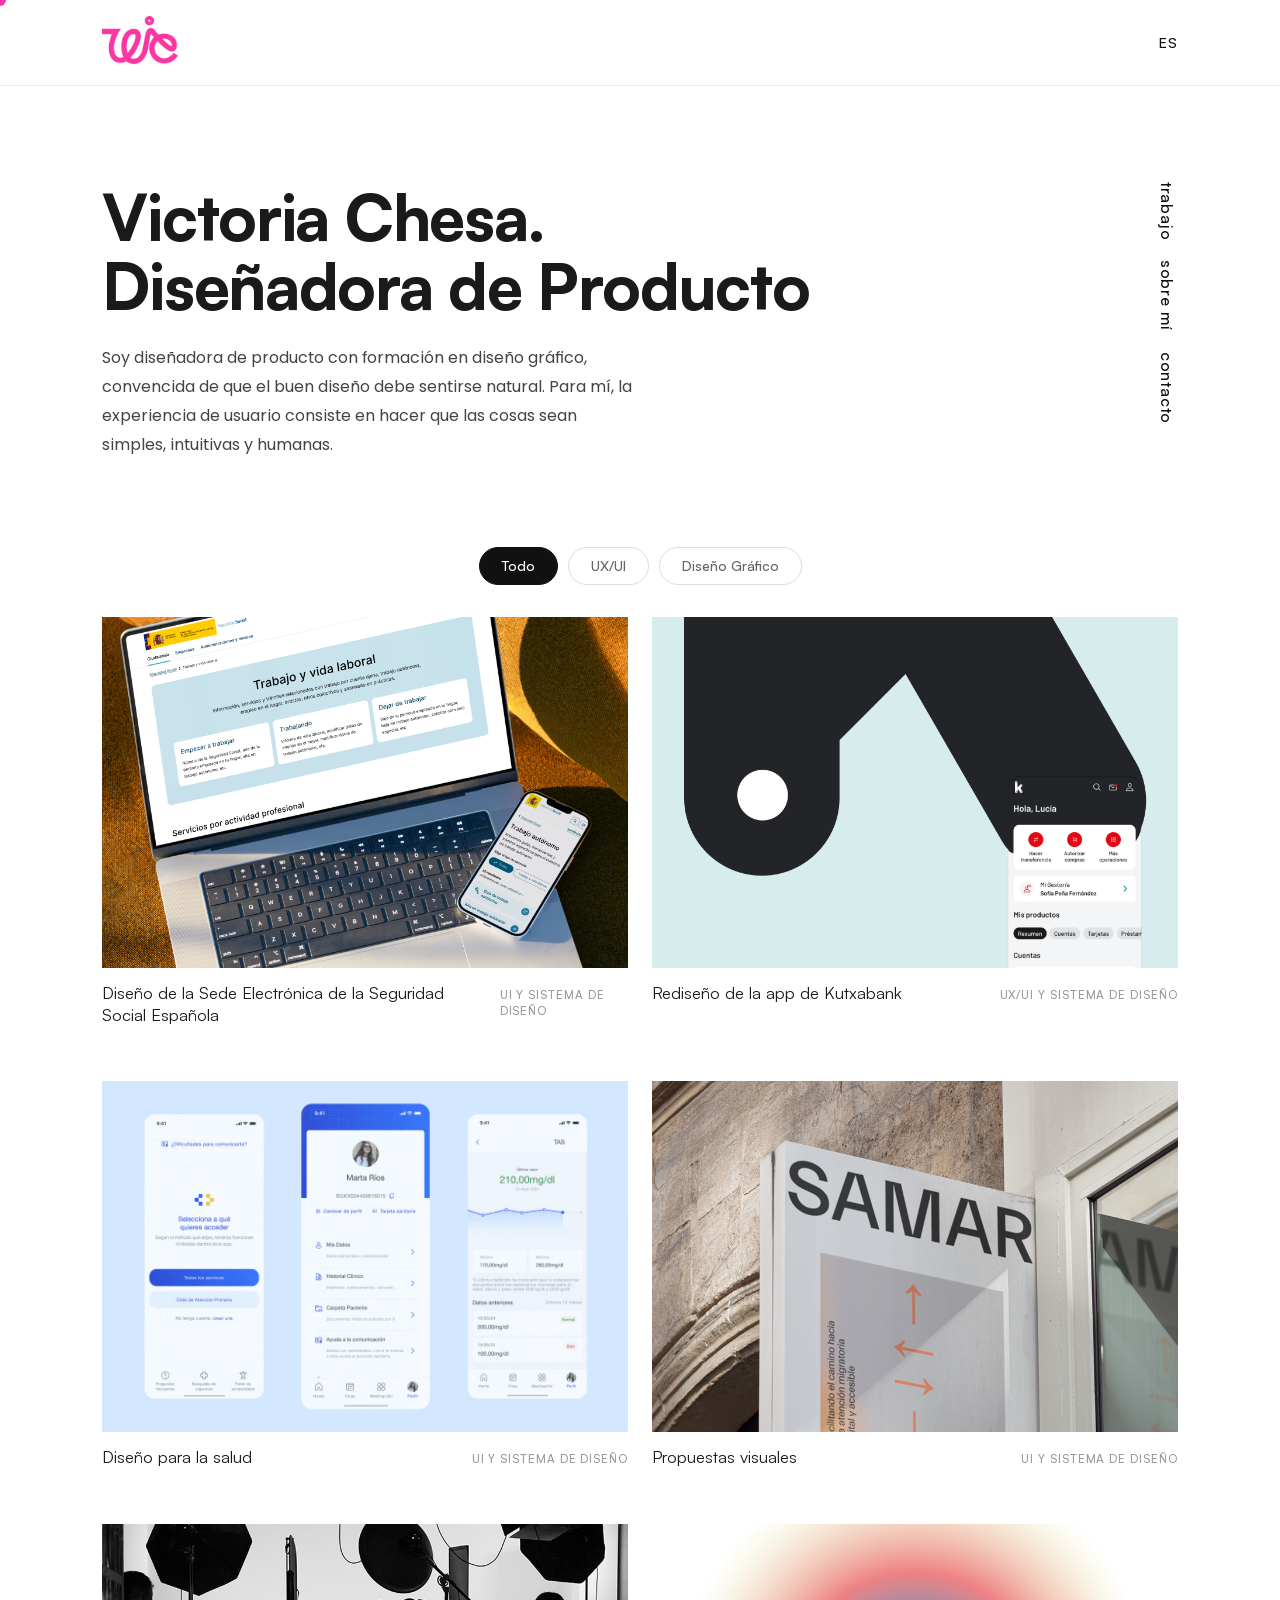
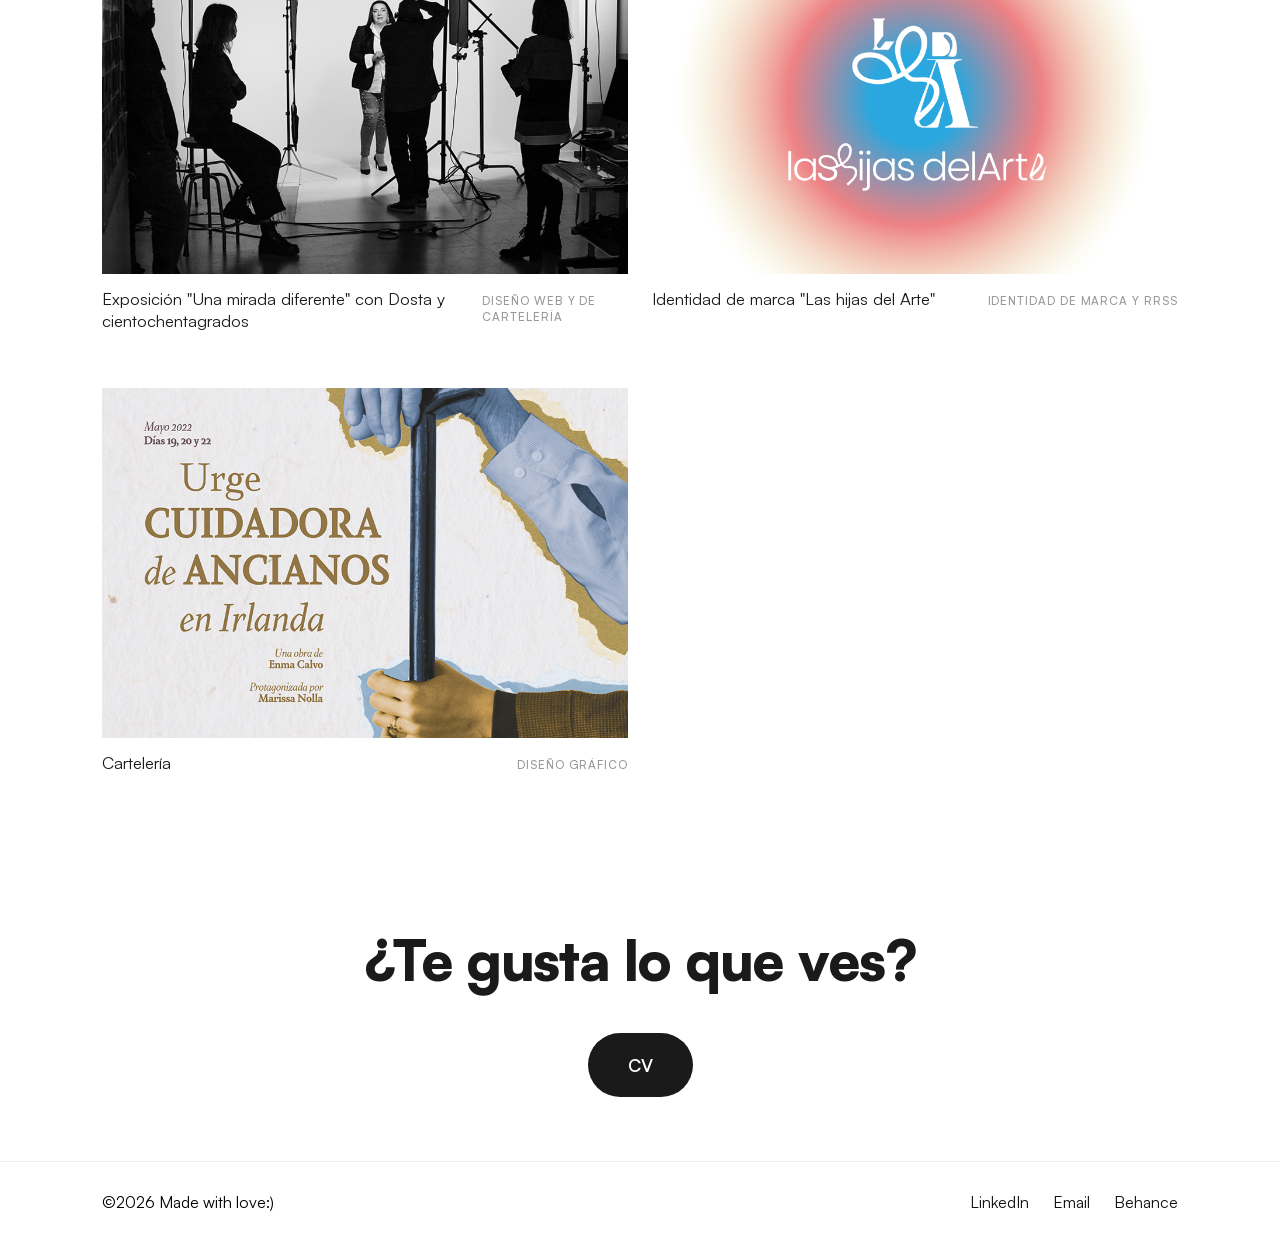
<file: index.html>
<!DOCTYPE html>
<html lang="es">
<head>
    <meta charset="UTF-8">
    <meta name="viewport" content="width=device-width, initial-scale=1.0">
    <title>Victoria Chesa - Visual Designer</title>
    <meta name="description" content="Victoria Chesa - Diseñadora Visual Portfolio">
    <link rel="stylesheet" href="assets/css/main.css">
    <link rel="icon" href="assets/img/favicon.png">
</head>
<body>

    <script src="assets/js/layout.js" data-part="header"></script>

    <main>
        <div class="container">

            <!-- Hero -->
            <div class="hero">
                <h1 class="type-hero">
                    <span class="hero-highlight">Victoria Chesa.</span><br>
                    <span data-i18n="hero.role">Diseñadora de Producto</span>
                </h1>
                <p class="type-intro hero-description" data-i18n="hero.intro">
                    Soy diseñadora de producto con formación en diseño gráfico, convencida de que el buen diseño debe sentirse natural. Para mí, la experiencia de usuario consiste en hacer que las cosas sean simples, intuitivas y humanas.
                </p>
                <ul class="social-links">
                    <li><a href="#works" data-i18n="nav.work">trabajo</a></li>
                    <li><a href="about.html" data-i18n="nav.about">sobre mí</a></li>
                    <li><a href="#contact" data-i18n="nav.contact">contacto</a></li>
                </ul>
            </div>

            <!-- Filtros -->
            <div class="portfolio-filters" id="works">
                <button class="filter-btn active" data-filter="all" data-i18n="filter.all">Todo</button>
                <button class="filter-btn" data-filter="uxui">UX/UI</button>
                <button class="filter-btn" data-filter="graphic" data-i18n="filter.graphic">Diseño Gráfico</button>
            </div>

            <!-- Grid -->
            <div class="portfolio-grid">

                <a href="single-project-SEDE.html" data-lock>
                    <div class="item" data-category="uxui">
                        <div class="item-img">
                            <img src="assets/img/PORTADAS/1800X1200-sede.png" alt="SEDE" class="img-cover">
                        </div>
                        <div class="item-meta">
                            <h2 class="item-title" data-i18n="card.sede">Diseño de la Sede Electrónica de la Seguridad Social Española</h2>
                            <h4 data-i18n="cat.ui">UI y Sistema de diseño</h4>
                        </div>
                    </div>
                </a>

                <a href="single-project-KUTXA.html">
                    <div class="item" data-category="uxui">
                        <div class="item-img">
                            <img src="assets/img/PORTADAS/1800X1200-kutxa.png" alt="Kutxabank" class="img-cover">
                        </div>
                        <div class="item-meta">
                            <h2 class="item-title" data-i18n="card.kutxa">Rediseño de la app de Kutxabank</h2>
                            <h4 data-i18n="cat.uxui">UX/UI y Sistema de diseño</h4>
                        </div>
                    </div>
                </a>

                <a href="single-project-HEALTH.html">
                    <div class="item" data-category="uxui">
                        <div class="item-img">
                            <img src="assets/img/PORTADAS/video-miscs.gif" alt="Health" class="img-cover">
                        </div>
                        <div class="item-meta">
                            <h2 class="item-title" data-i18n="card.health">Diseño para la salud</h2>
                            <h4 data-i18n="cat.ui">UI y Sistema de diseño</h4>
                        </div>
                    </div>
                </a>

                <a href="single-project-MIX.html" data-lock>
                    <div class="item" data-category="uxui">
                        <div class="item-img">
                            <img src="assets/img/PORTADAS/1800X1200-mix.png" alt="Mix" class="img-cover">
                        </div>
                        <div class="item-meta">
                            <h2 class="item-title" data-i18n="card.mix">Propuestas visuales</h2>
                            <h4 data-i18n="cat.ui">UI y Sistema de diseño</h4>
                        </div>
                    </div>
                </a>

                <a href="single-project-DOSTA.html">
                    <div class="item" data-category="graphic">
                        <div class="item-img">
                            <img src="assets/img/PORTADAS/1800X1200-dosta.png" alt="Dosta" class="img-cover">
                        </div>
                        <div class="item-meta">
                            <h2 class="item-title" data-i18n="card.dosta">Exposición "Una mirada diferente" con Dosta y cientochentagrados</h2>
                            <h4 data-i18n="cat.web">Diseño web y de cartelería</h4>
                        </div>
                    </div>
                </a>

                <a href="single-project-LHDA.html">
                    <div class="item" data-category="graphic">
                        <div class="item-img">
                            <img src="assets/img/PORTADAS/1800X1200-lhda.png" alt="Las Hijas del Arte" class="img-cover">
                        </div>
                        <div class="item-meta">
                            <h2 class="item-title" data-i18n="card.lhda">Identidad de marca "Las hijas del Arte"</h2>
                            <h4 data-i18n="cat.brand">Identidad de marca y RRSS</h4>
                        </div>
                    </div>
                </a>

                <a href="single-project-CARTELES.html">
                    <div class="item" data-category="graphic">
                        <div class="item-img">
                            <img src="assets/img/PORTADAS/1800X1200-carteles.png" alt="Cartelería" class="img-cover">
                        </div>
                        <div class="item-meta">
                            <h2 class="item-title" data-i18n="card.posters">Cartelería</h2>
                            <h4 data-i18n="cat.graphic">Diseño gráfico</h4>
                        </div>
                    </div>
                </a>

            </div>

            <!-- CTA -->
            <div class="cta" id="contact">
                <h1 class="type-hero" data-i18n="cta.title">¿Te gusta lo que ves?</h1>
                <a href="assets/cv_VictoriaChesa.pdf" class="btn" data-i18n="cta.btn" target="_blank" rel="noopener noreferrer">CV</a>
            </div>

        </div>
    </main>

    <script src="assets/js/layout.js" data-part="footer"></script>

    <script src="assets/js/i18n.js"></script>
    <script src="assets/js/main.js"></script>

</body>
</html>
</file>
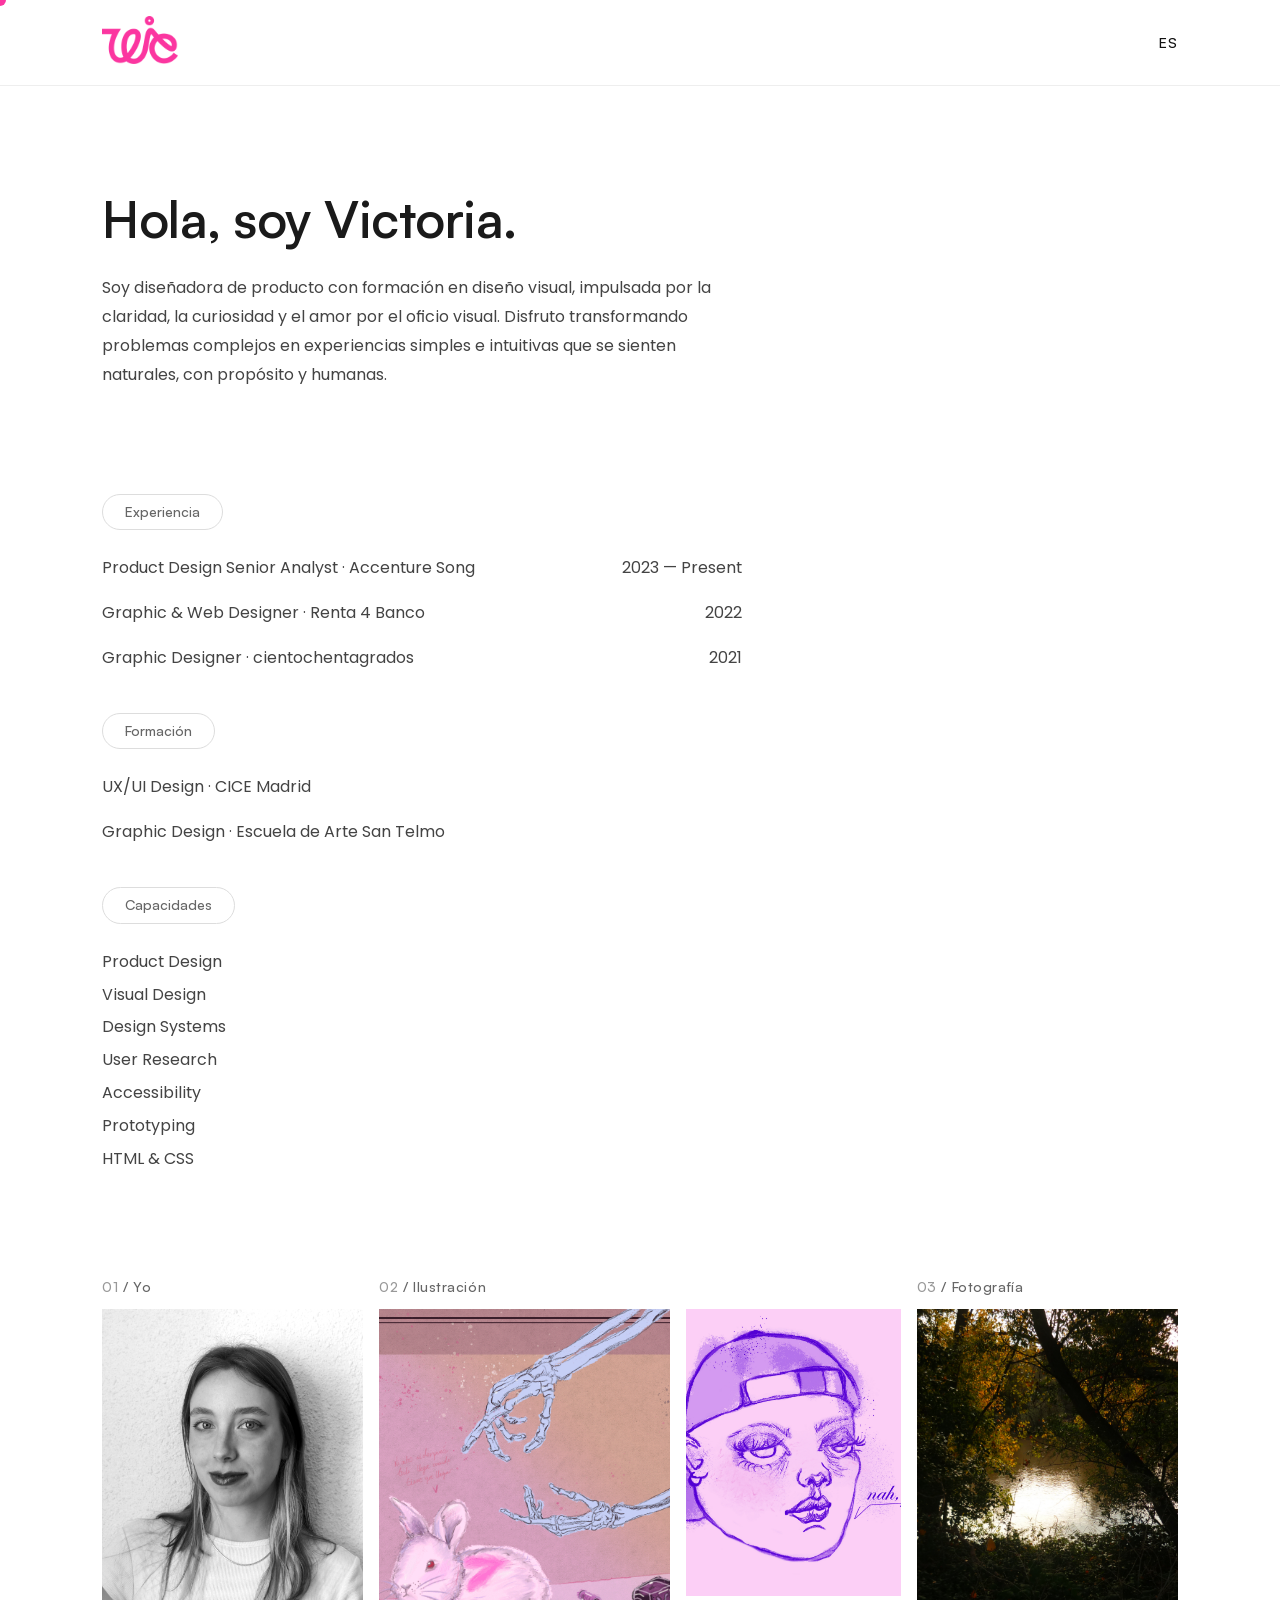
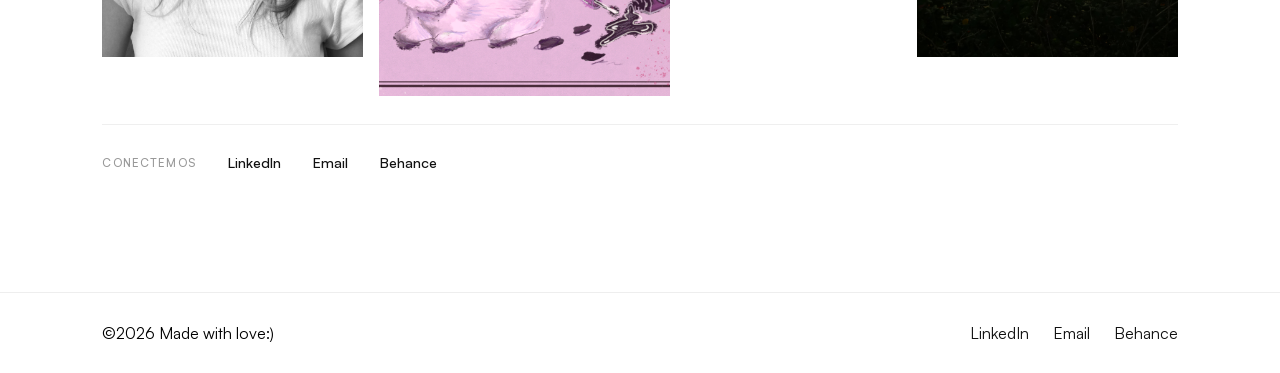
<file: about.html>
<!DOCTYPE html>
<html lang="es">
<head>
  <meta charset="UTF-8">
  <meta name="viewport" content="width=device-width, initial-scale=1.0">
  <title>Victoria Chesa — About</title>
  <link rel="stylesheet" href="assets/css/main.css">
  <link rel="icon" href="assets/img/favicon.png">
</head>
<body>

  <script src="assets/js/layout.js" data-part="header"></script>

  <main>
    <div class="container">
      <div class="about-wrapper">

        <!-- INTRO -->
        <div class="about-intro">
          <h1 class="type-title" data-i18n="about.hello">Hola, soy Victoria.</h1>
          <p class="type-intro" data-i18n="about.lead">
            Soy diseñadora de producto con formación en diseño visual, impulsada por la claridad, la curiosidad y el amor por el oficio visual. Disfruto transformando problemas complejos en experiencias simples e intuitivas que se sienten naturales, con propósito y humanas.
          </p>
        </div>

        <!-- LISTAS -->
        <div class="about-lists">
          <div>
            <span class="exp-block-label" data-i18n="about.experience">Experiencia</span>
            <div class="exp-list">
              <div class="exp-row">Product Design Senior Analyst · Accenture Song <span class="exp-role">2023 — Present</span></div>
              <div class="exp-row">Graphic &amp; Web Designer · Renta 4 Banco <span class="exp-role">2022</span></div>
              <div class="exp-row">Graphic Designer · cientochentagrados <span class="exp-role">2021</span></div>
            </div>
          </div>
          <div>
            <span class="exp-block-label" data-i18n="about.education">Formación</span>
            <div class="exp-list">
              <div class="exp-row">UX/UI Design · CICE Madrid</div>
              <div class="exp-row">Graphic Design · Escuela de Arte San Telmo</div>
            </div>
          </div>
          <div>
            <span class="exp-block-label" data-i18n="about.skills">Capacidades</span>
            <div class="cap-list">
              <span>Product Design</span>
              <span>Visual Design</span>
              <span>Design Systems</span>
              <span>User Research</span>
              <span>Accessibility</span>
              <span>Prototyping</span>
              <span>HTML &amp; CSS</span>
            </div>
          </div>
        </div>

        <!-- GALERÍA -->
        <div class="about-chapters">
          <section class="chapter">
            <p class="chapter-label"><span>01</span> / <span data-i18n="about.ch.me">Yo</span></p>
            <img src="assets/img/about/Victoria Chesa_me.png" alt="Victoria Chesa">
          </section>
          <section class="chapter chapter--art">
            <p class="chapter-label"><span>02</span> / <span data-i18n="about.ch.art">Ilustración</span></p>
            <div class="chapter-photos">
              <img src="assets/img/about/ilus_conejo_2.jpg" alt="">
              <img src="assets/img/about/bebevacilon.jpg" alt="">
            </div>
          </section>
          <section class="chapter">
            <p class="chapter-label"><span>03</span> / <span data-i18n="about.ch.photo">Fotografía</span></p>
            <img src="assets/img/about/P1140342.JPG" alt="">
          </section>
        </div>

        <!-- SOCIAL -->
        <div class="cell--social">
          <span data-i18n="about.connect">Conectemos</span>
          <a href="https://www.linkedin.com/in/victoria-chesa/" class="social-item">LinkedIn</a>
          <a href="mailto:victoriachesa@gmail.com" class="social-item">Email</a>
          <a href="https://www.behance.net/victoriachesa" class="social-item">Behance</a>
        </div>

      </div>
    </div>
  </main>

  <script src="assets/js/layout.js" data-part="footer"></script>

  <script src="assets/js/i18n.js"></script>
  <script src="assets/js/main.js"></script>
</body>
</html>
</file>
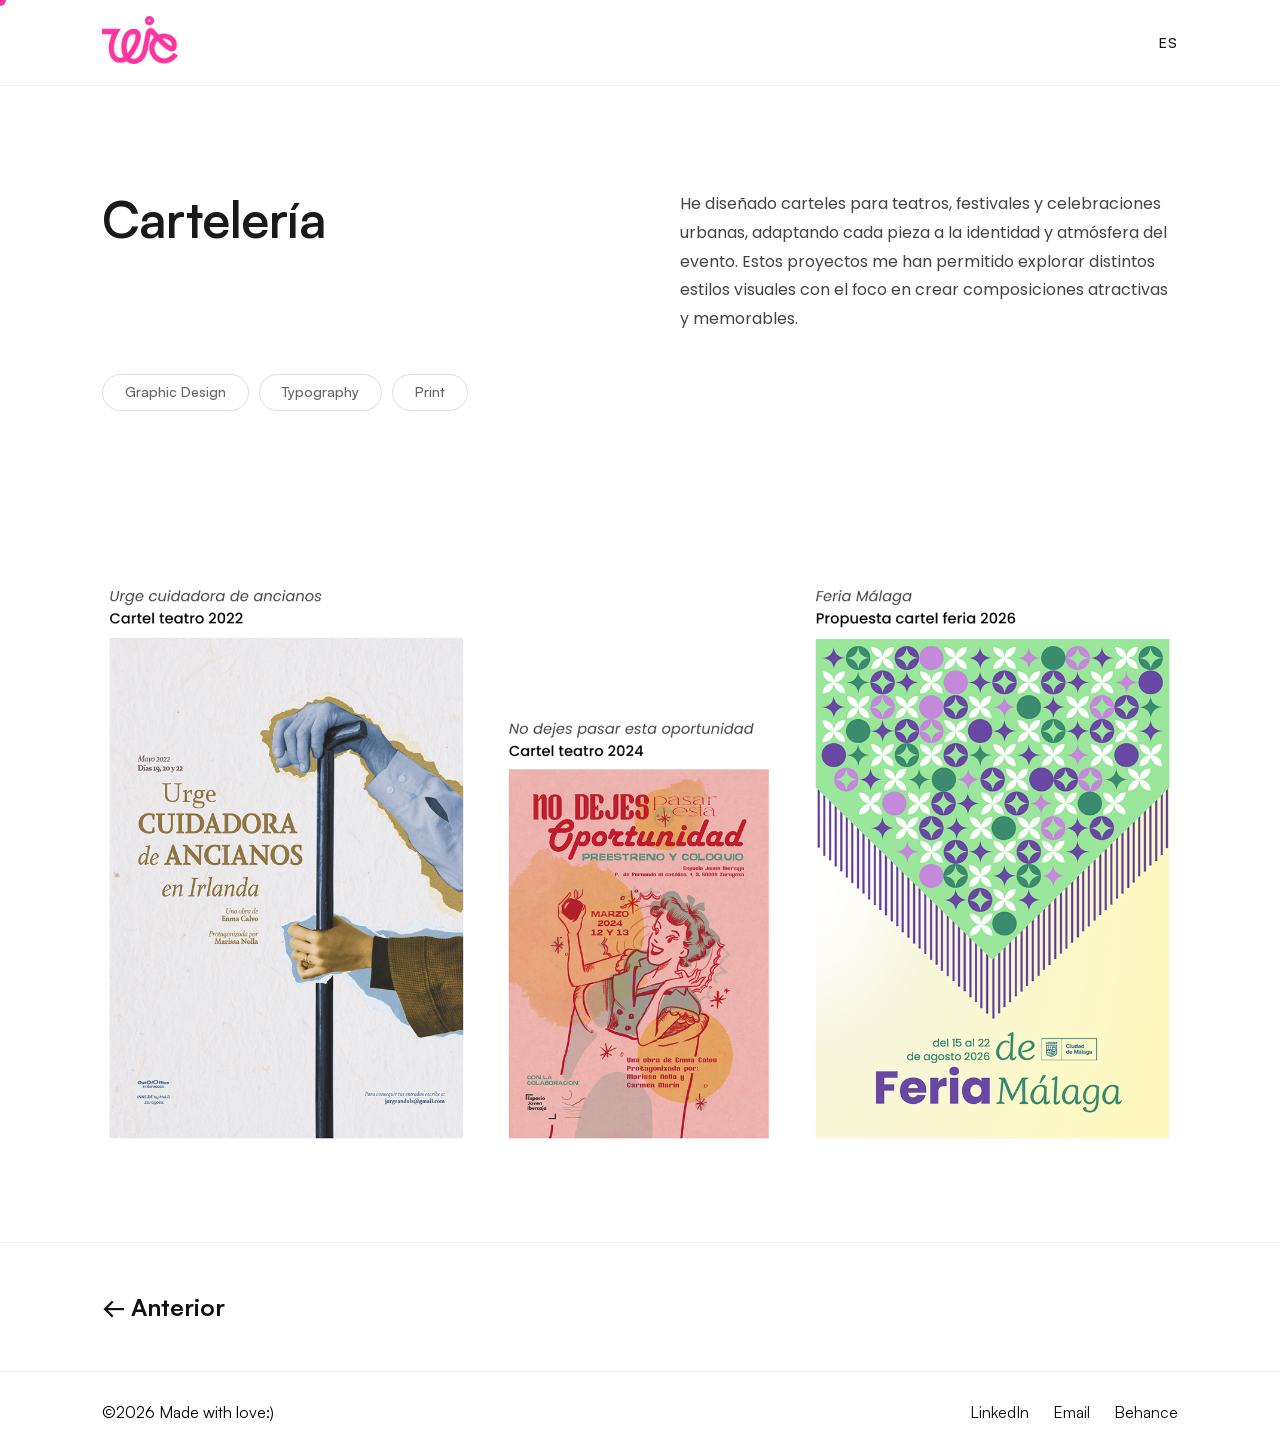
<file: single-project-CARTELES.html>
<!DOCTYPE html>
<html lang="es">
<head>
  <meta charset="UTF-8">
  <meta name="viewport" content="width=device-width, initial-scale=1.0">
  <title>Victoria Chesa — Cartelería</title>
  <link rel="stylesheet" href="assets/css/main.css">
  <link rel="icon" href="assets/img/favicon.png">
</head>
<body>

  <script src="assets/js/layout.js" data-part="header"></script>

  <main class="single-project">
    <div class="container">

      <div class="intro">
        <h1 class="type-title" data-i18n="posters.title">Cartelería</h1>
        <ul>
          <li class="type-list">Graphic Design</li>
          <li class="type-list">Typography</li>
          <li class="type-list">Print</li>
        </ul>
        <p class="type-intro" data-i18n="posters.lead">
          He diseñado carteles para teatros, festivales y celebraciones urbanas, adaptando cada pieza a la identidad y atmósfera del evento. Estos proyectos me han permitido explorar distintos estilos visuales con el foco en crear composiciones atractivas y memorables.
        </p>
        <div class="clearfix"></div>
      </div>

      <div class="img-full">
        <img src="assets/img/carteles/2400X1400-full1.png" alt="" class="img-cover">
      </div>

    </div>
  </main>

  <div class="project-navigation-simple">
    <a href="single-project-LHDA.html" class="nav-btn" data-i18n="nav.prev">← Anterior</a>
  </div>

  <script src="assets/js/layout.js" data-part="footer"></script>

  <script src="assets/js/i18n.js"></script>
  <script src="assets/js/main.js"></script>
</body>
</html>
</file>
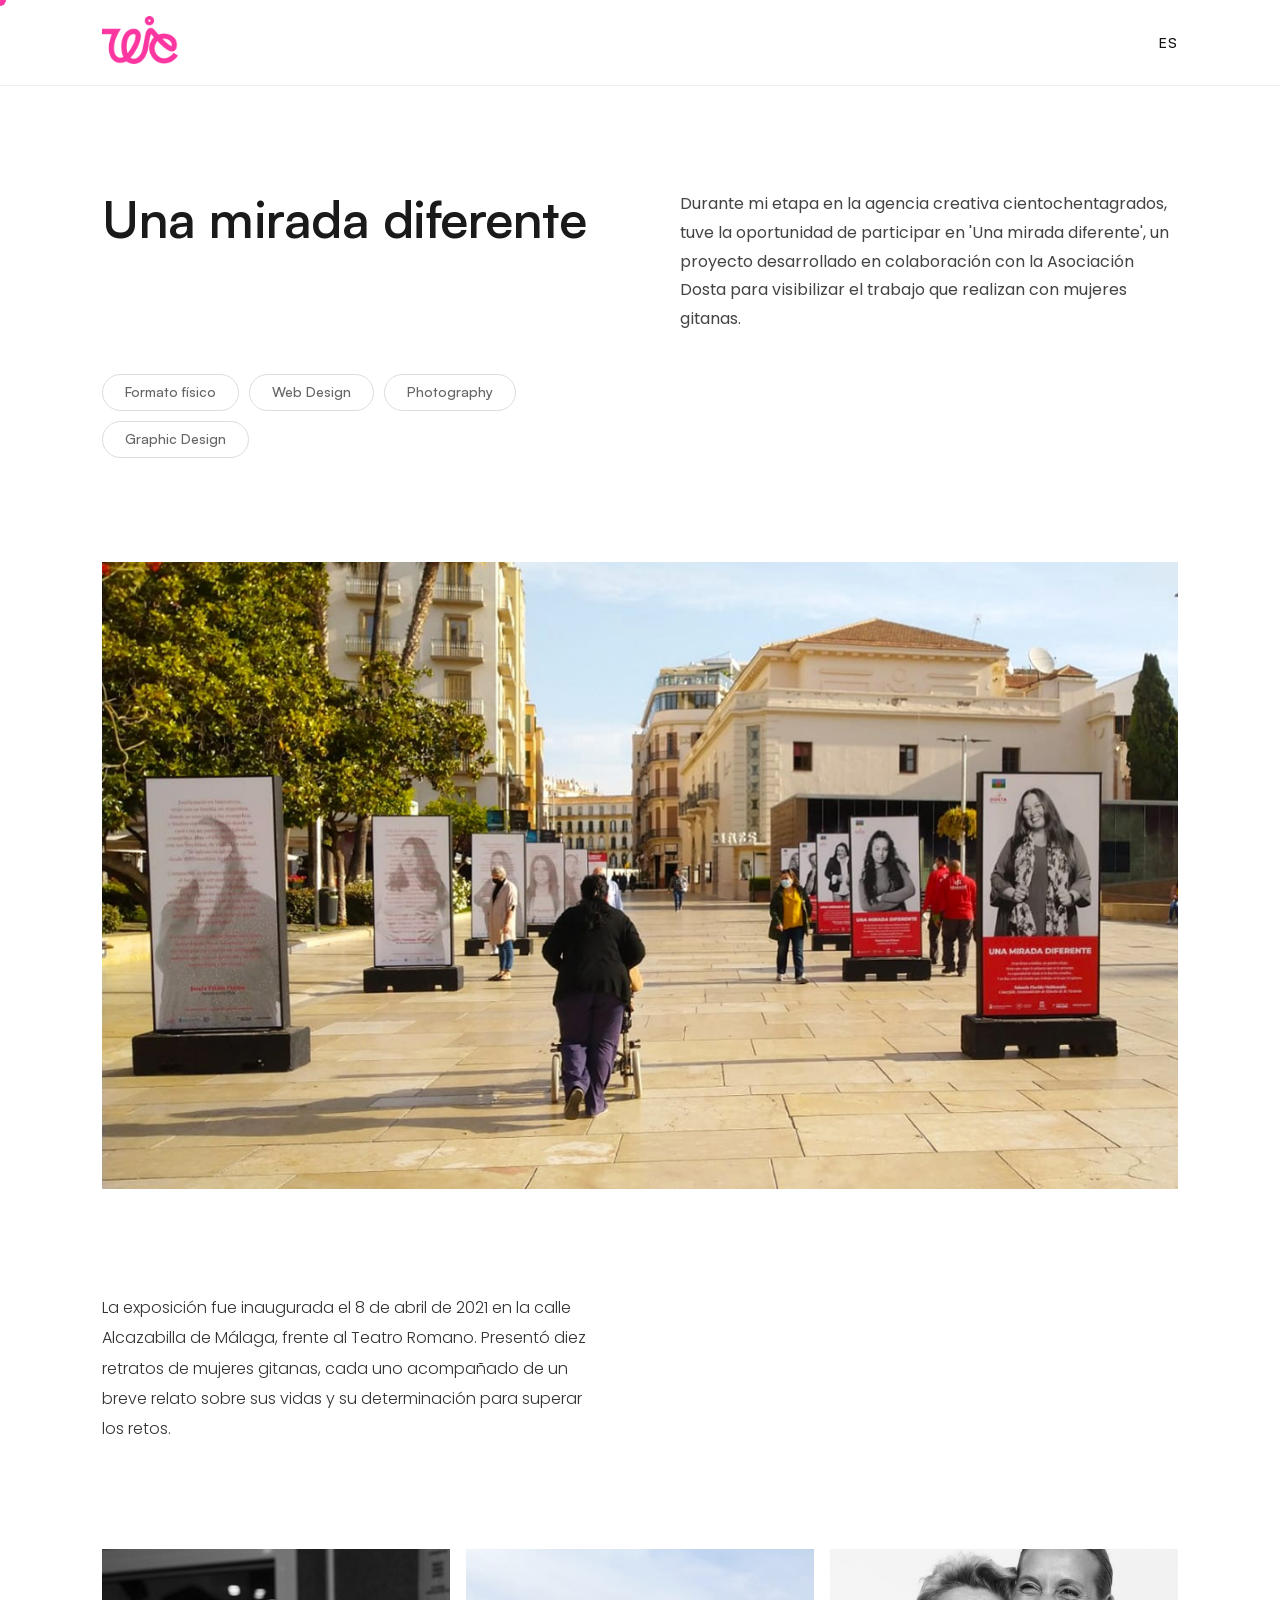
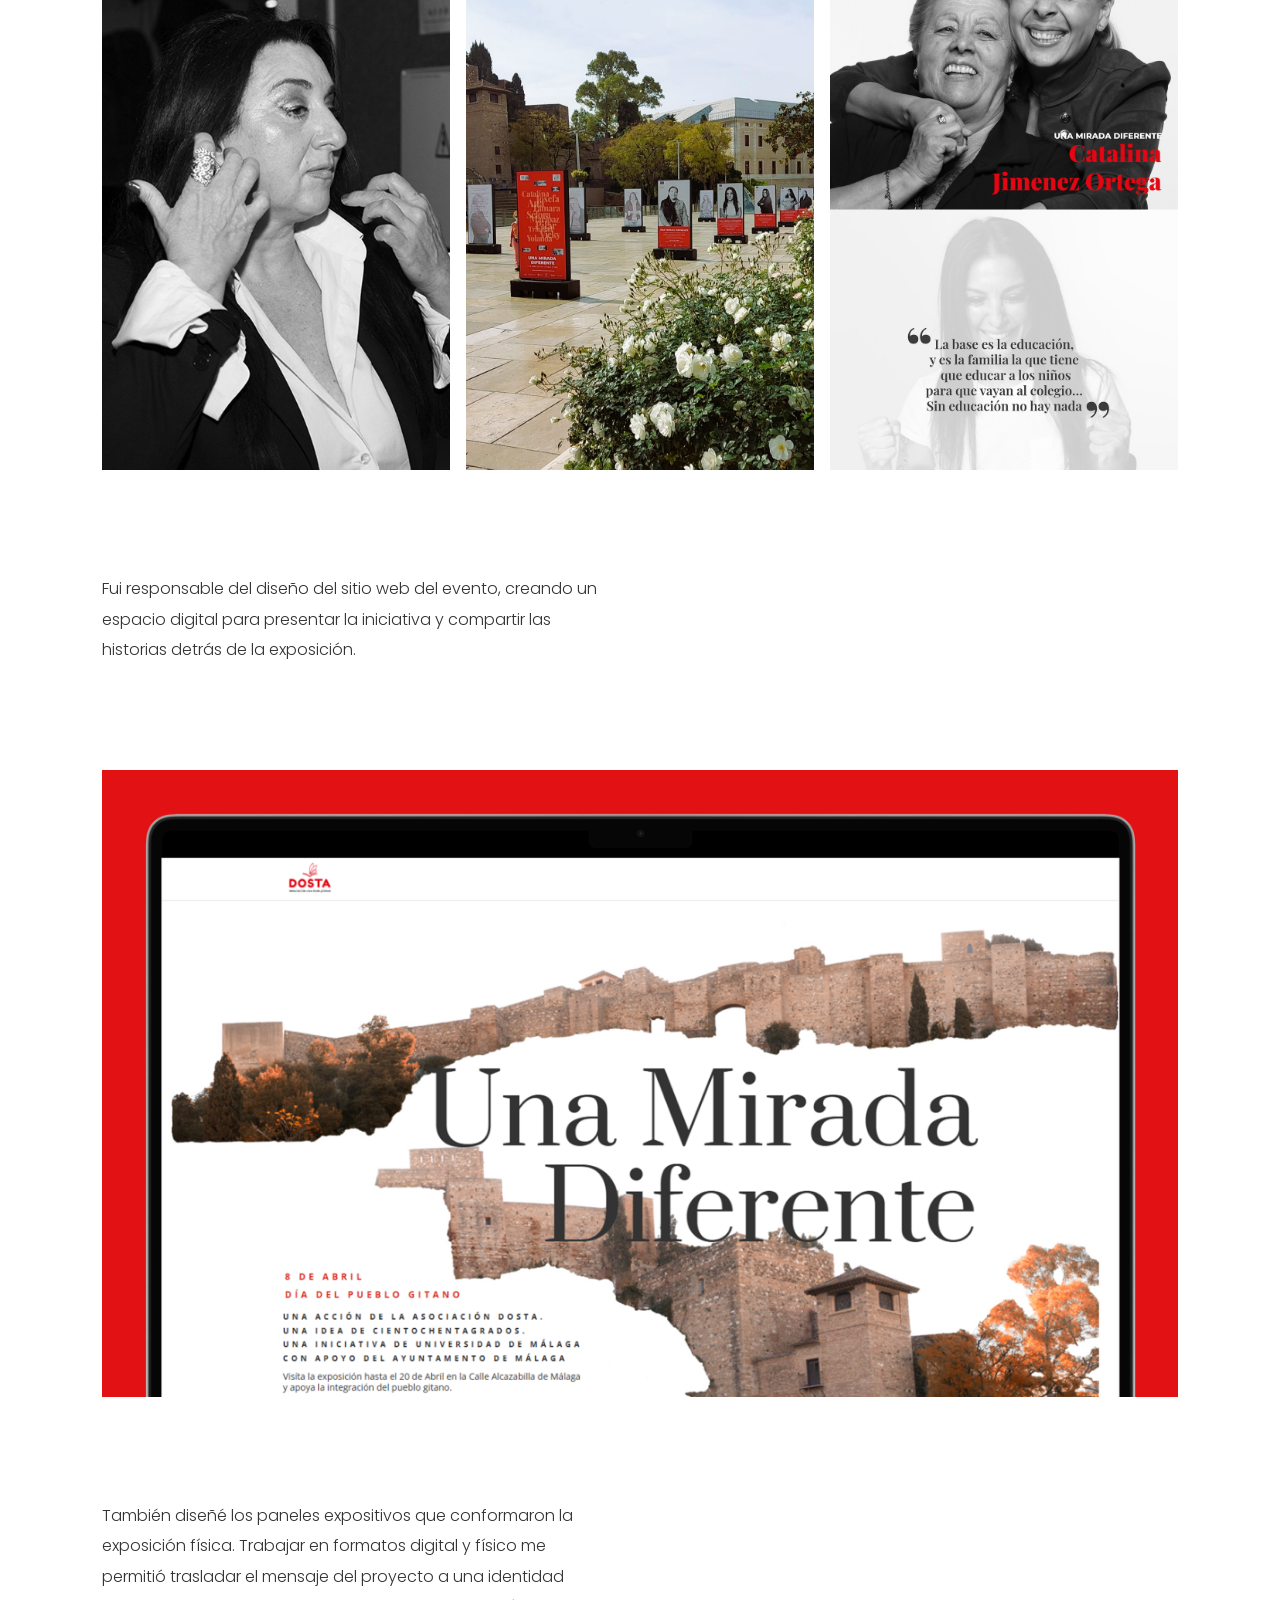
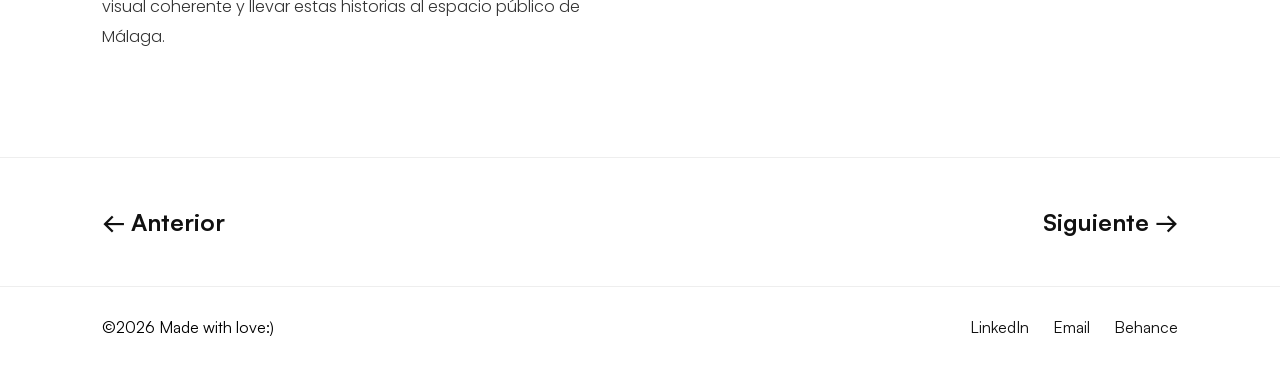
<file: single-project-DOSTA.html>
<!DOCTYPE html>
<html lang="es">
<head>
  <meta charset="UTF-8">
  <meta name="viewport" content="width=device-width, initial-scale=1.0">
  <title>Victoria Chesa — Una mirada diferente</title>
  <link rel="stylesheet" href="assets/css/main.css">
  <link rel="icon" href="assets/img/favicon.png">
</head>
<body>

  <script src="assets/js/layout.js" data-part="header"></script>

  <main class="single-project">
    <div class="container">

      <div class="intro">
        <h1 class="type-title" data-i18n="dosta.title">Una mirada diferente</h1>
        <ul>
          <li class="type-list">Formato físico</li>
          <li class="type-list">Web Design</li>
          <li class="type-list">Photography</li>
          <li class="type-list">Graphic Design</li>
        </ul>
        <p class="type-intro" data-i18n="dosta.lead">
          Durante mi etapa en la agencia creativa cientochentagrados, tuve la oportunidad de participar en 'Una mirada diferente', un proyecto desarrollado en colaboración con la Asociación Dosta para visibilizar el trabajo que realizan con mujeres gitanas.
        </p>
        <div class="clearfix"></div>
      </div>

      <div class="img-full">
        <img src="assets/img/dosta/2400X1400-full1.png" alt="" class="img-cover">
      </div>

      <p class="info type-body" data-i18n="dosta.p1">
        La exposición fue inaugurada el 8 de abril de 2021 en la calle Alcazabilla de Málaga, frente al Teatro Romano. Presentó diez retratos de mujeres gitanas, cada uno acompañado de un breve relato sobre sus vidas y su determinación para superar los retos.
      </p>

      <div class="img-halved">
        <div class="item"><img src="assets/img/dosta/1200x1800-col1.png" alt="" class="img-cover"></div>
        <div class="item"><img src="assets/img/dosta/1200x1800-col2.png" alt="" class="img-cover"></div>
        <div class="item"><img src="assets/img/dosta/1200x1800-col3.png" alt="" class="img-cover"></div>
      </div>

      <p class="info type-body" data-i18n="dosta.p2">
        Fui responsable del diseño del sitio web del evento, creando un espacio digital para presentar la iniciativa y compartir las historias detrás de la exposición.
      </p>

      <div class="img-full">
        <img src="assets/img/dosta/2400X1400-full2.png" alt="" class="img-cover">
      </div>

      <p class="info type-body" data-i18n="dosta.p3">
        También diseñé los paneles expositivos que conformaron la exposición física. Trabajar en formatos digital y físico me permitió trasladar el mensaje del proyecto a una identidad visual coherente y llevar estas historias al espacio público de Málaga.
      </p>

    </div>
  </main>

  <div class="project-navigation-simple">
    <a href="single-project-MIX.html" class="nav-btn" data-i18n="nav.prev">← Anterior</a>
    <a href="single-project-LHDA.html" class="nav-btn" data-i18n="nav.next">Siguiente →</a>

  </div>

  <script src="assets/js/layout.js" data-part="footer"></script>

  <script src="assets/js/i18n.js"></script>
  <script src="assets/js/main.js"></script>
</body>
</html>
</file>
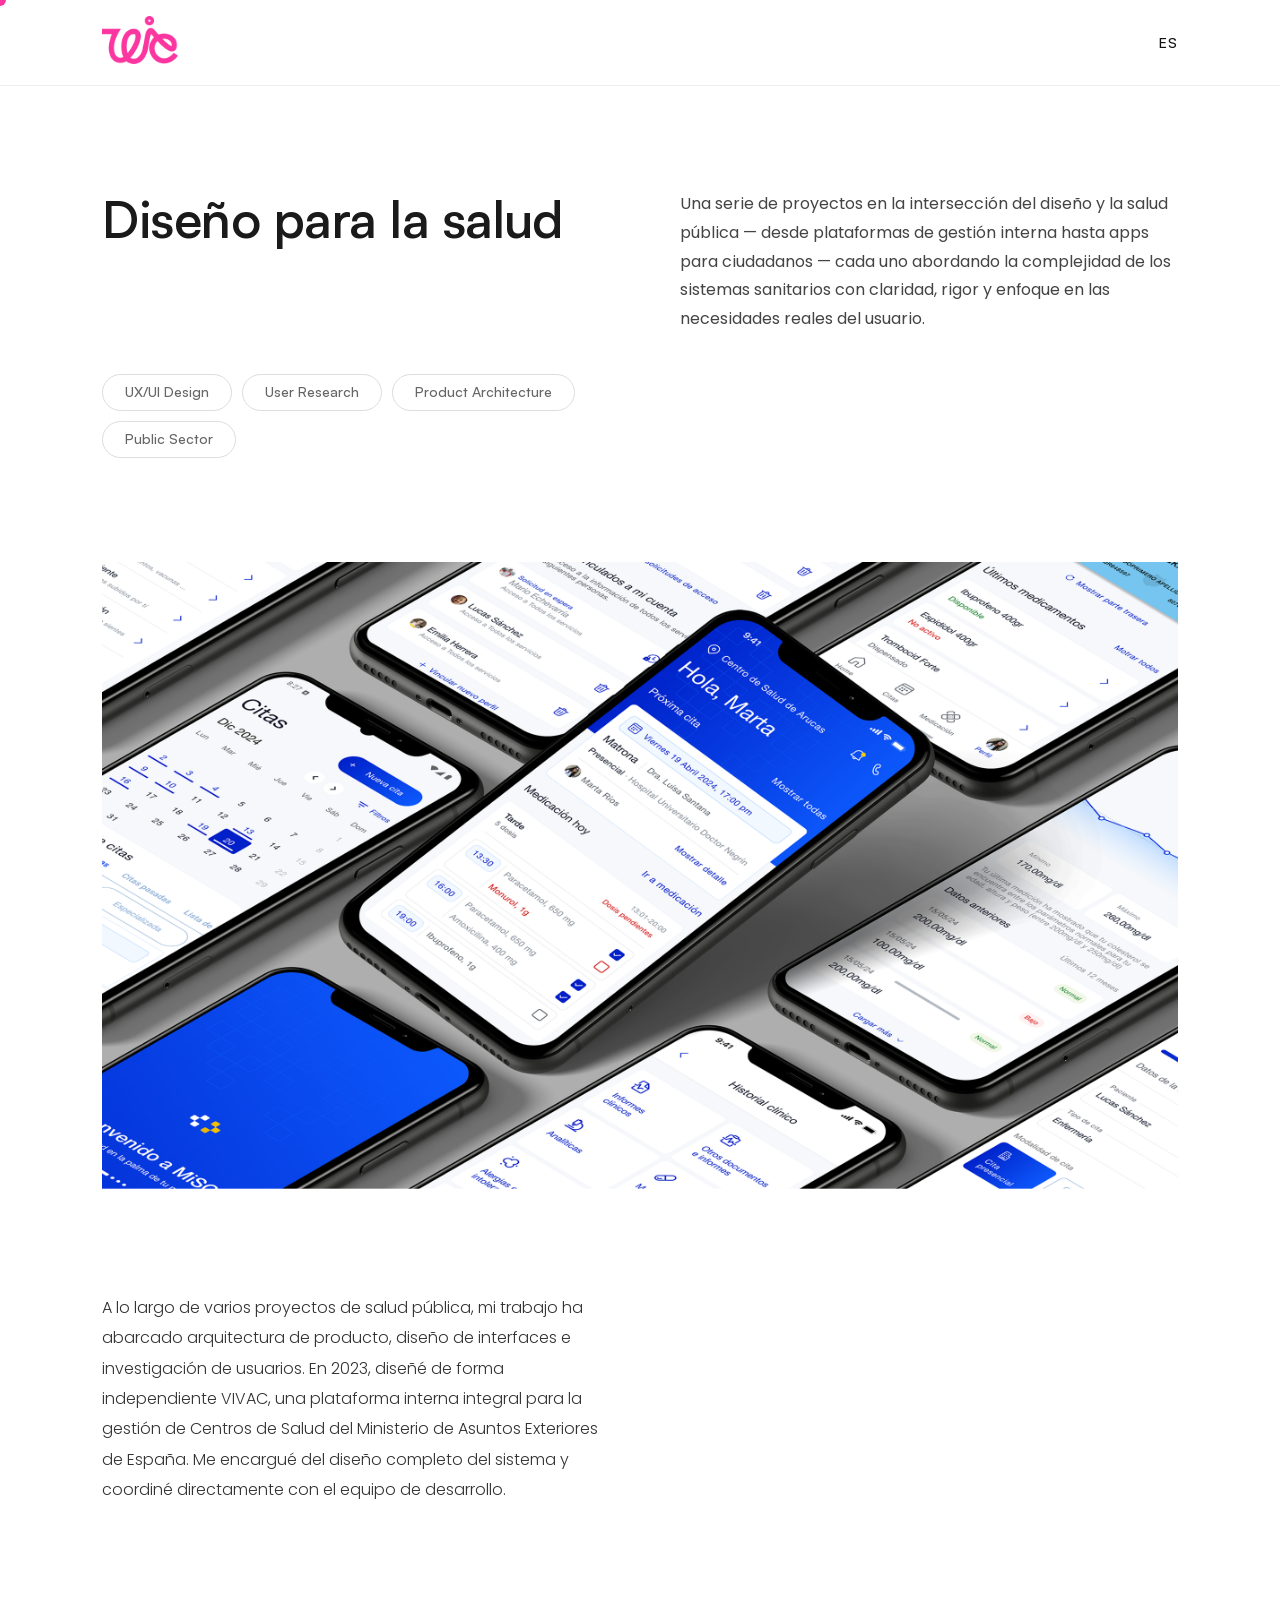
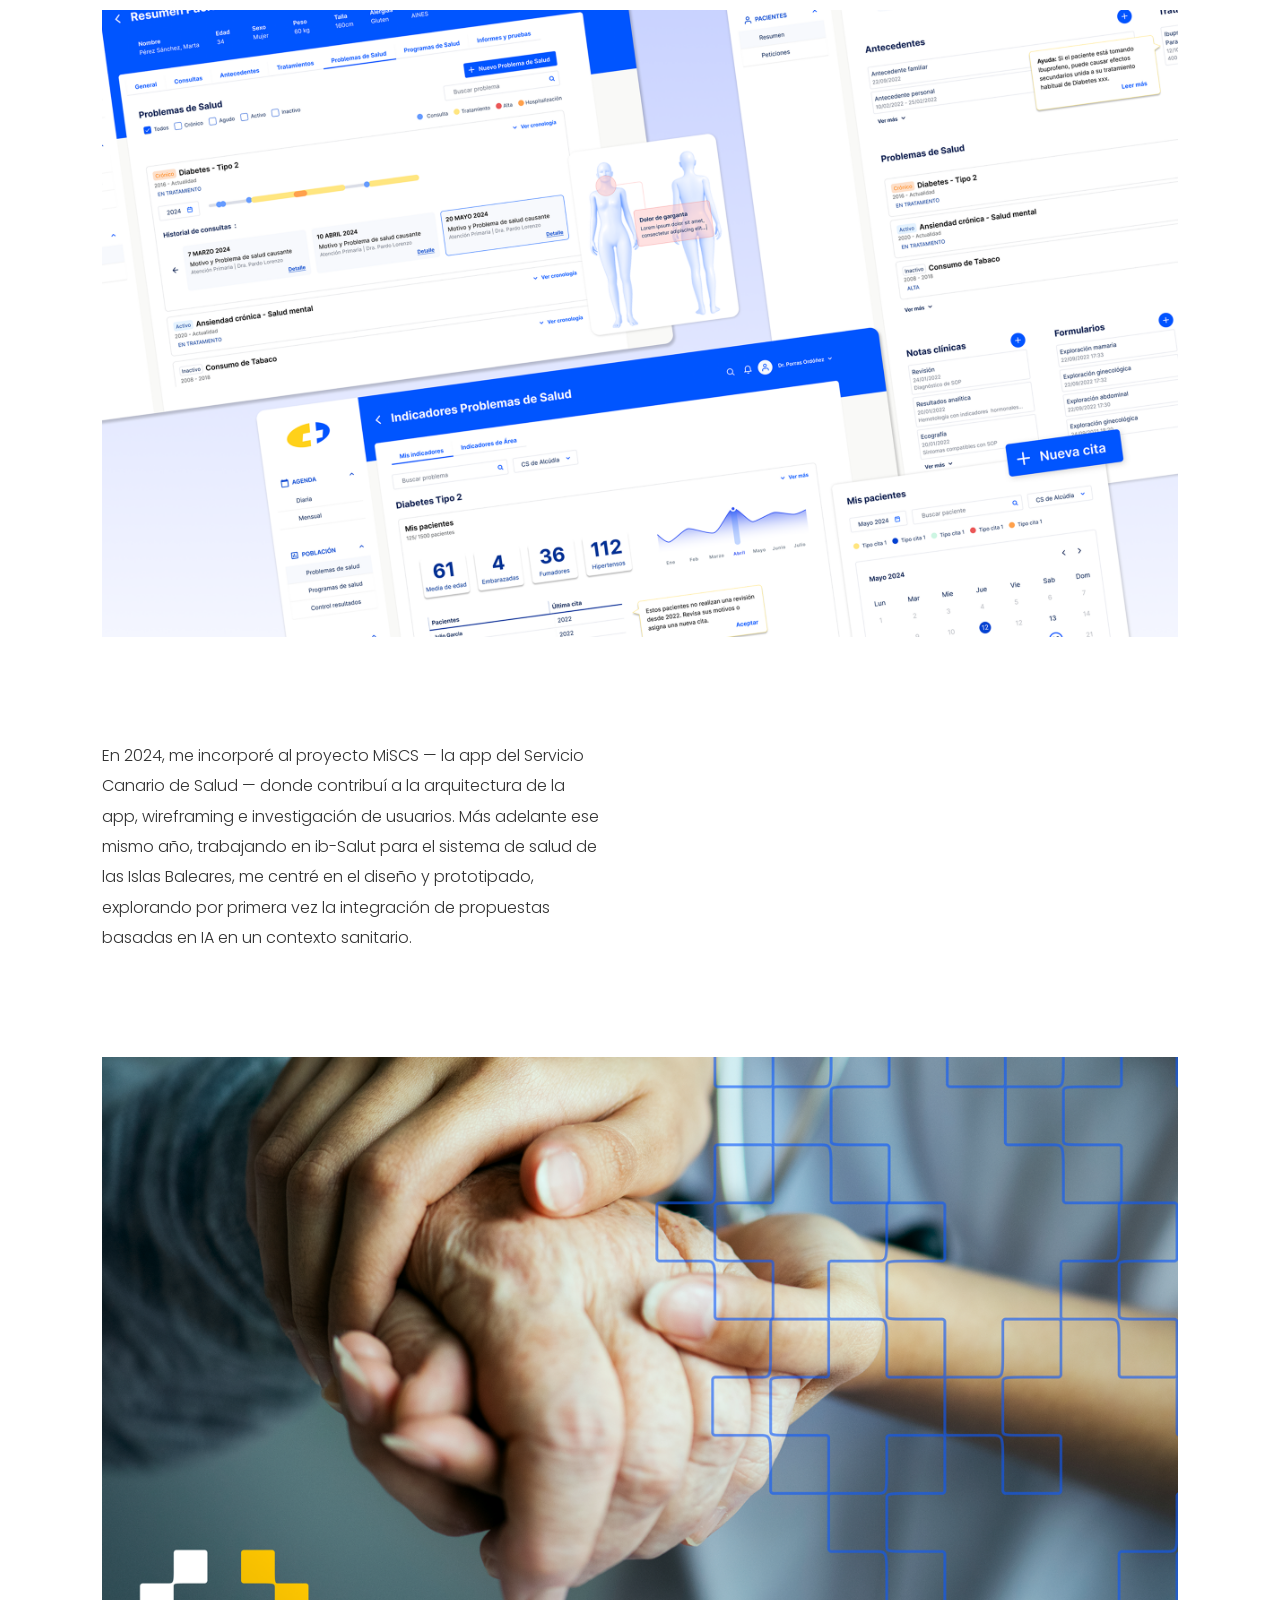
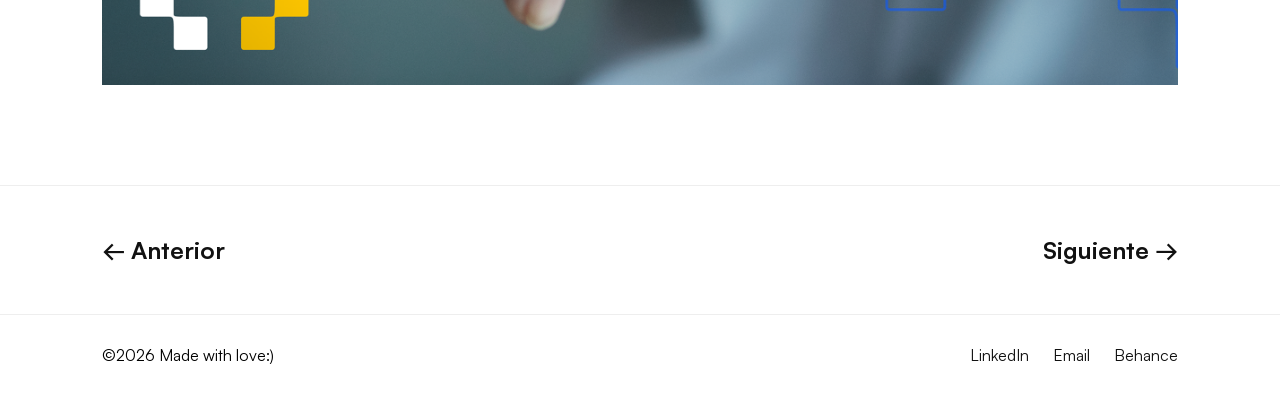
<file: single-project-HEALTH.html>
<!DOCTYPE html>
<html lang="es">
<head>
  <meta charset="UTF-8">
  <meta name="viewport" content="width=device-width, initial-scale=1.0">
  <title>Victoria Chesa — Designing for Health</title>
  <link rel="stylesheet" href="assets/css/main.css">
  <link rel="icon" href="assets/img/favicon.png">
</head>
<body>

  <script src="assets/js/layout.js" data-part="header"></script>

  <main class="single-project">
    <div class="container">

      <div class="intro">
        <h1 class="type-title" data-i18n="health.title">Diseño para la salud</h1>
        <ul>
          <li class="type-list">UX/UI Design</li>
          <li class="type-list">User Research</li>
          <li class="type-list">Product Architecture</li>
          <li class="type-list">Public Sector</li>
        </ul>
        <p class="type-intro" data-i18n="health.lead">
          Una serie de proyectos en la intersección del diseño y la salud pública — desde plataformas de gestión interna hasta apps para ciudadanos — cada uno abordando la complejidad de los sistemas sanitarios con claridad, rigor y enfoque en las necesidades reales del usuario.
        </p>
        <div class="clearfix"></div>
      </div>

      <div class="img-full">
        <img src="assets/img/health/2400X1400-full1.png" alt="" class="img-cover">
      </div>

      <p class="info type-body" data-i18n="health.p1">
        A lo largo de varios proyectos de salud pública, mi trabajo ha abarcado arquitectura de producto, diseño de interfaces e investigación de usuarios. En 2023, diseñé de forma independiente VIVAC, una plataforma interna integral para la gestión de Centros de Salud del Ministerio de Asuntos Exteriores de España. Me encargué del diseño completo del sistema y coordiné directamente con el equipo de desarrollo.
      </p>

      <div class="img-full">
        <img src="assets/img/health/2400X1400-full2.png" alt="" class="img-cover">
      </div>

      <p class="info type-body" data-i18n="health.p2">
        En 2024, me incorporé al proyecto MiSCS — la app del Servicio Canario de Salud — donde contribuí a la arquitectura de la app, wireframing e investigación de usuarios. Más adelante ese mismo año, trabajando en ib-Salut para el sistema de salud de las Islas Baleares, me centré en el diseño y prototipado, explorando por primera vez la integración de propuestas basadas en IA en un contexto sanitario.
      </p>

      <div class="img-full">
        <img src="assets/img/health/2400X1400-full3.png" alt="" class="img-cover">
      </div>

    </div>
  </main>

  <div class="project-navigation-simple">
    <a href="single-project-KUTXA.html" class="nav-btn" data-i18n="nav.prev">← Anterior</a>
    <a href="single-project-MIX.html" class="nav-btn" data-i18n="nav.next">Siguiente →</a>
  </div>

  <script src="assets/js/layout.js" data-part="footer"></script>

  <script src="assets/js/i18n.js"></script>
  <script src="assets/js/main.js"></script>
</body>
</html>
</file>
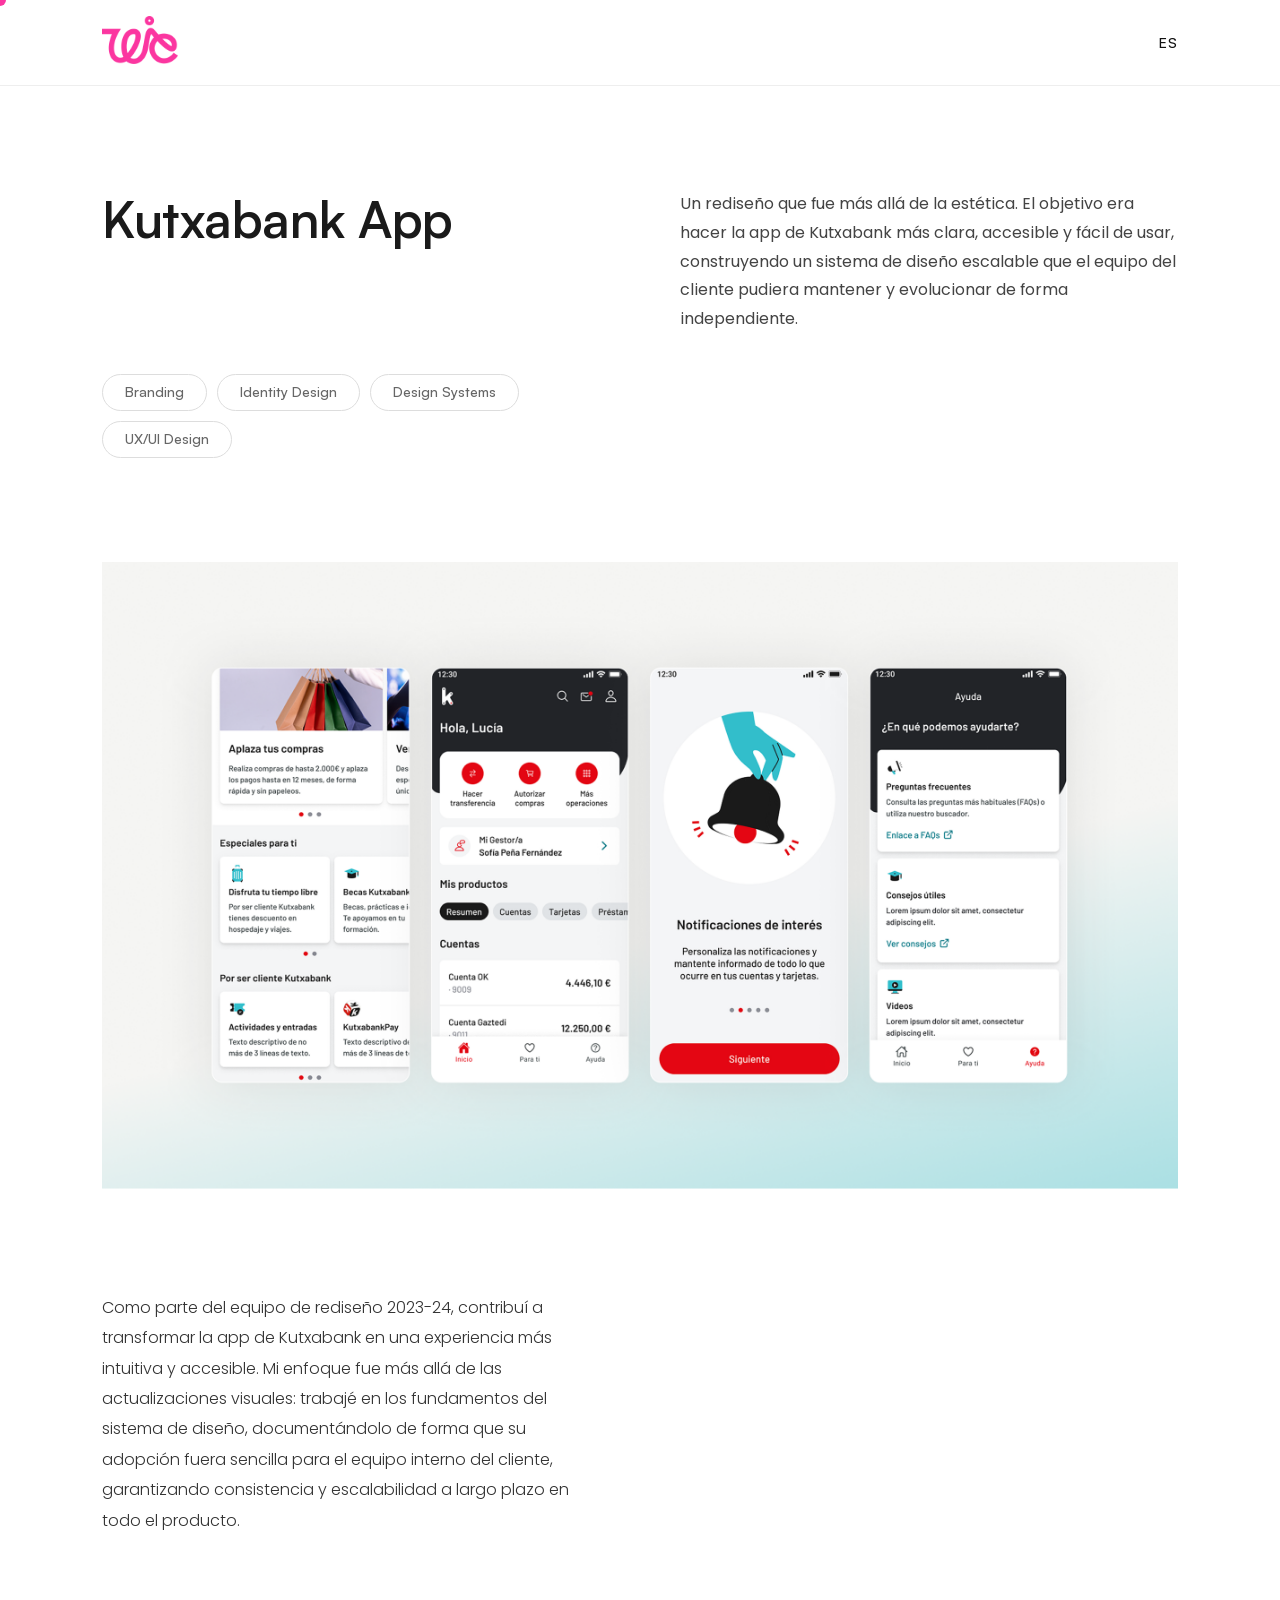
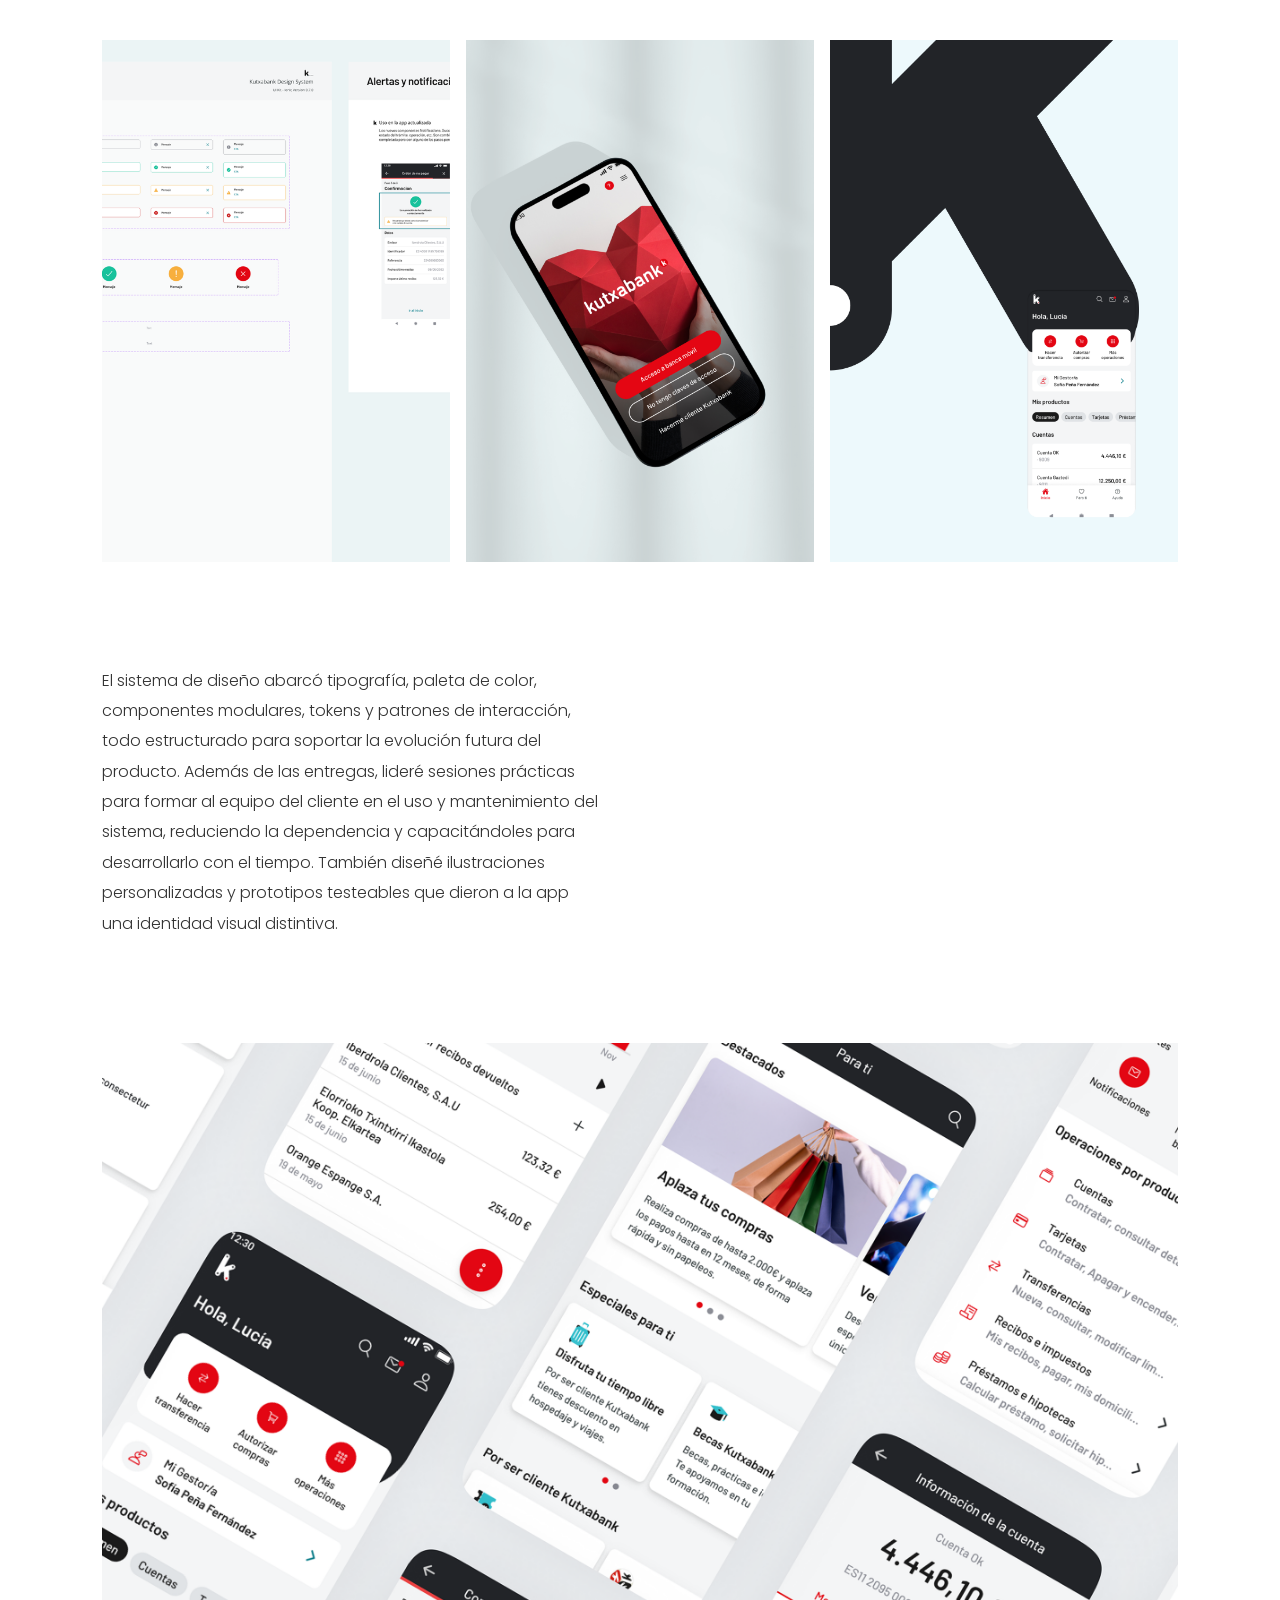
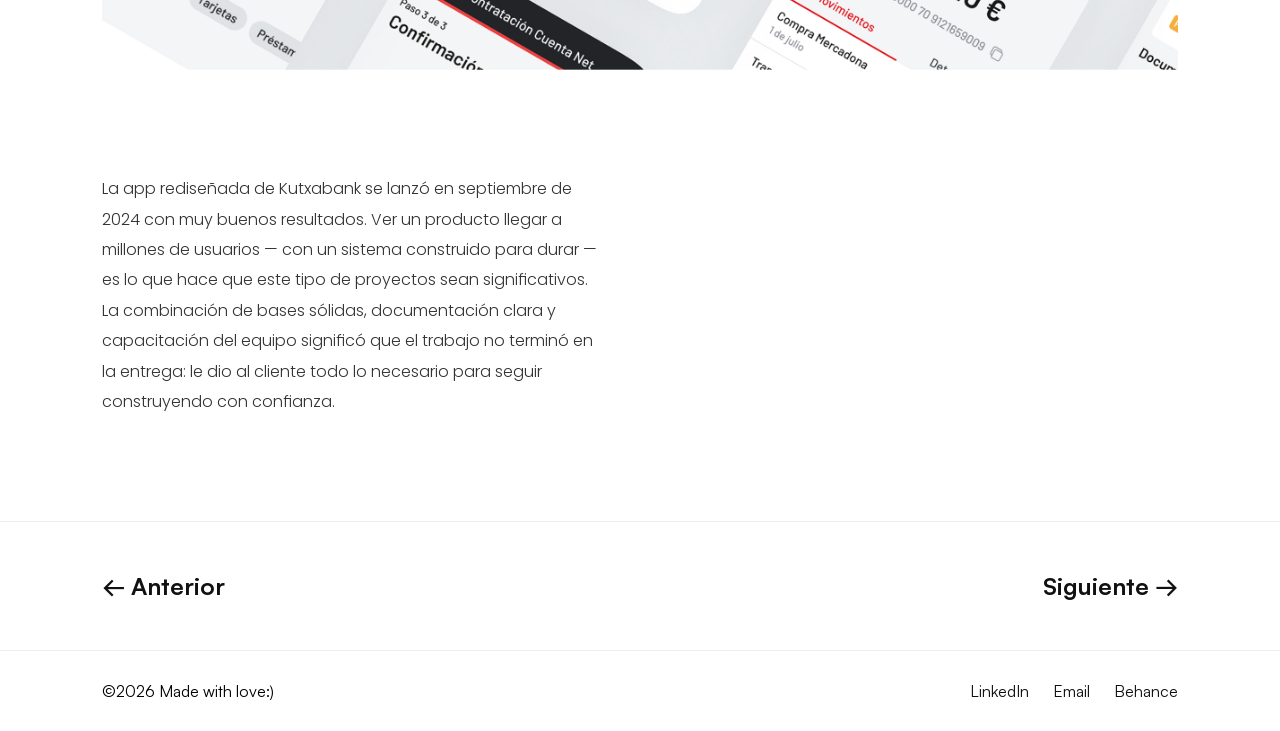
<file: single-project-KUTXA.html>
<!DOCTYPE html>
<html lang="es">
<head>
  <meta charset="UTF-8">
  <meta name="viewport" content="width=device-width, initial-scale=1.0">
  <title>Victoria Chesa — Kutxabank App</title>
  <link rel="stylesheet" href="assets/css/main.css">
  <link rel="icon" href="assets/img/favicon.png">
</head>
<body>

  <script src="assets/js/layout.js" data-part="header"></script>

  <main class="single-project">
    <div class="container">

      <div class="intro">
        <h1 class="type-title">Kutxabank App</h1>
        <ul>
          <li class="type-list">Branding</li>
          <li class="type-list">Identity Design</li>
          <li class="type-list">Design Systems</li>
          <li class="type-list">UX/UI Design</li>
        </ul>
        <p class="type-intro" data-i18n="kutxa.lead">
          Un rediseño que fue más allá de la estética. El objetivo era hacer la app de Kutxabank más clara, accesible y fácil de usar, construyendo un sistema de diseño escalable que el equipo del cliente pudiera mantener y evolucionar de forma independiente.
        </p>
        <div class="clearfix"></div>
      </div>

      <div class="img-full">
        <img src="assets/img/kutxa/2400X1400-full1.png" alt="" class="img-cover">
      </div>

      <p class="info type-body" data-i18n="kutxa.p1">
        Como parte del equipo de rediseño 2023-24, contribuí a transformar la app de Kutxabank en una experiencia más intuitiva y accesible. Mi enfoque fue más allá de las actualizaciones visuales: trabajé en los fundamentos del sistema de diseño, documentándolo de forma que su adopción fuera sencilla para el equipo interno del cliente, garantizando consistencia y escalabilidad a largo plazo en todo el producto.
      </p>

      <div class="img-halved">
        <div class="item"><img src="assets/img/kutxa/1200x1800-col1.png" alt="" class="img-cover"></div>
        <div class="item"><img src="assets/img/kutxa/1200x1800-col2.png" alt="" class="img-cover"></div>
        <div class="item"><img src="assets/img/kutxa/1200x1800-col3.png" alt="" class="img-cover"></div>
        <div class="clearfix"></div>
      </div>

      <p class="info type-body" data-i18n="kutxa.p2">
        El sistema de diseño abarcó tipografía, paleta de color, componentes modulares, tokens y patrones de interacción, todo estructurado para soportar la evolución futura del producto. Además de las entregas, lideré sesiones prácticas para formar al equipo del cliente en el uso y mantenimiento del sistema, reduciendo la dependencia y capacitándoles para desarrollarlo con el tiempo. También diseñé ilustraciones personalizadas y prototipos testeables que dieron a la app una identidad visual distintiva.
      </p>

      <div class="img-full">
        <img src="assets/img/kutxa/2400X1400-full2.png" alt="" class="img-cover">
      </div>

      <p class="info type-body" data-i18n="kutxa.p3">
        La app rediseñada de Kutxabank se lanzó en septiembre de 2024 con muy buenos resultados. Ver un producto llegar a millones de usuarios — con un sistema construido para durar — es lo que hace que este tipo de proyectos sean significativos. La combinación de bases sólidas, documentación clara y capacitación del equipo significó que el trabajo no terminó en la entrega: le dio al cliente todo lo necesario para seguir construyendo con confianza.
      </p>

    </div>
  </main>

  <div class="project-navigation-simple">
    <a href="single-project-SEDE.html" class="nav-btn" data-i18n="nav.prev">← Anterior</a>
    <a href="single-project-HEALTH.html" class="nav-btn" data-i18n="nav.next">Siguiente →</a>
  </div>

  <script src="assets/js/layout.js" data-part="footer"></script>

  <script src="assets/js/i18n.js"></script>
  <script src="assets/js/main.js"></script>
</body>
</html>
</file>
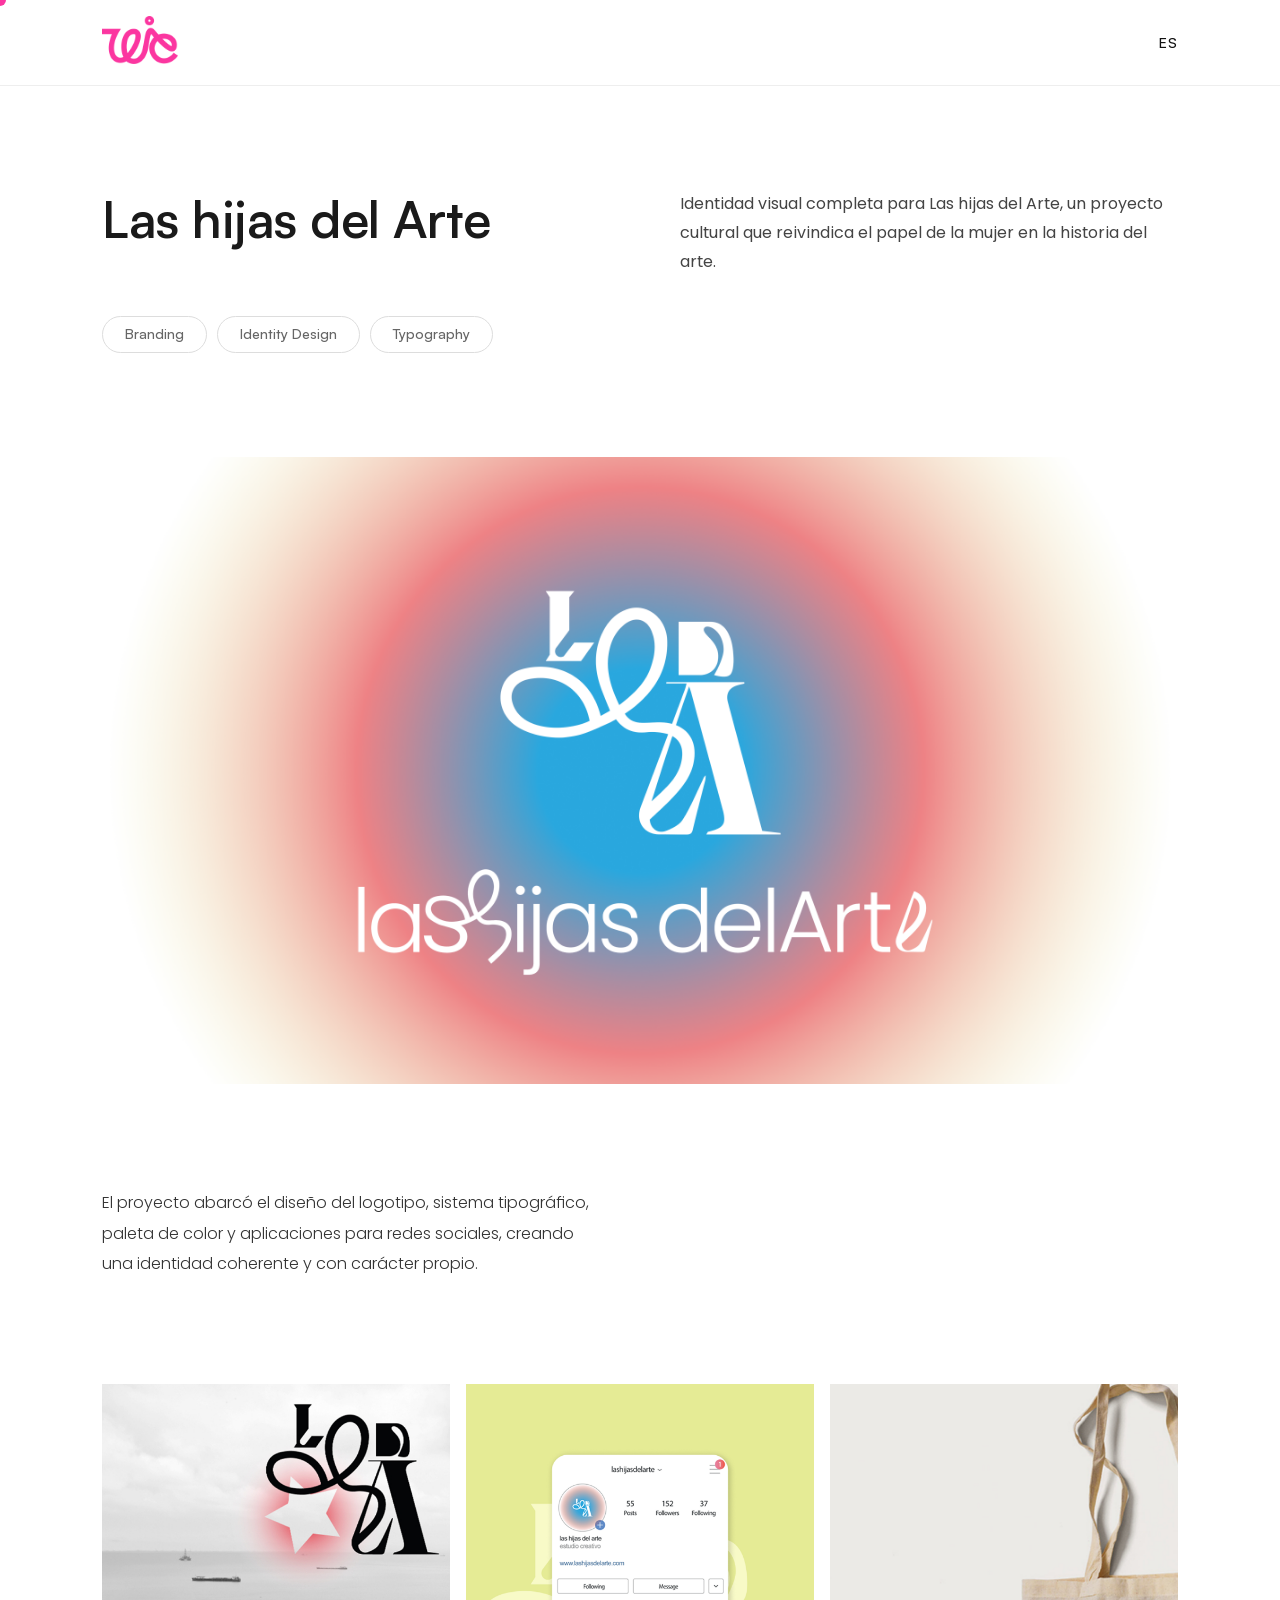
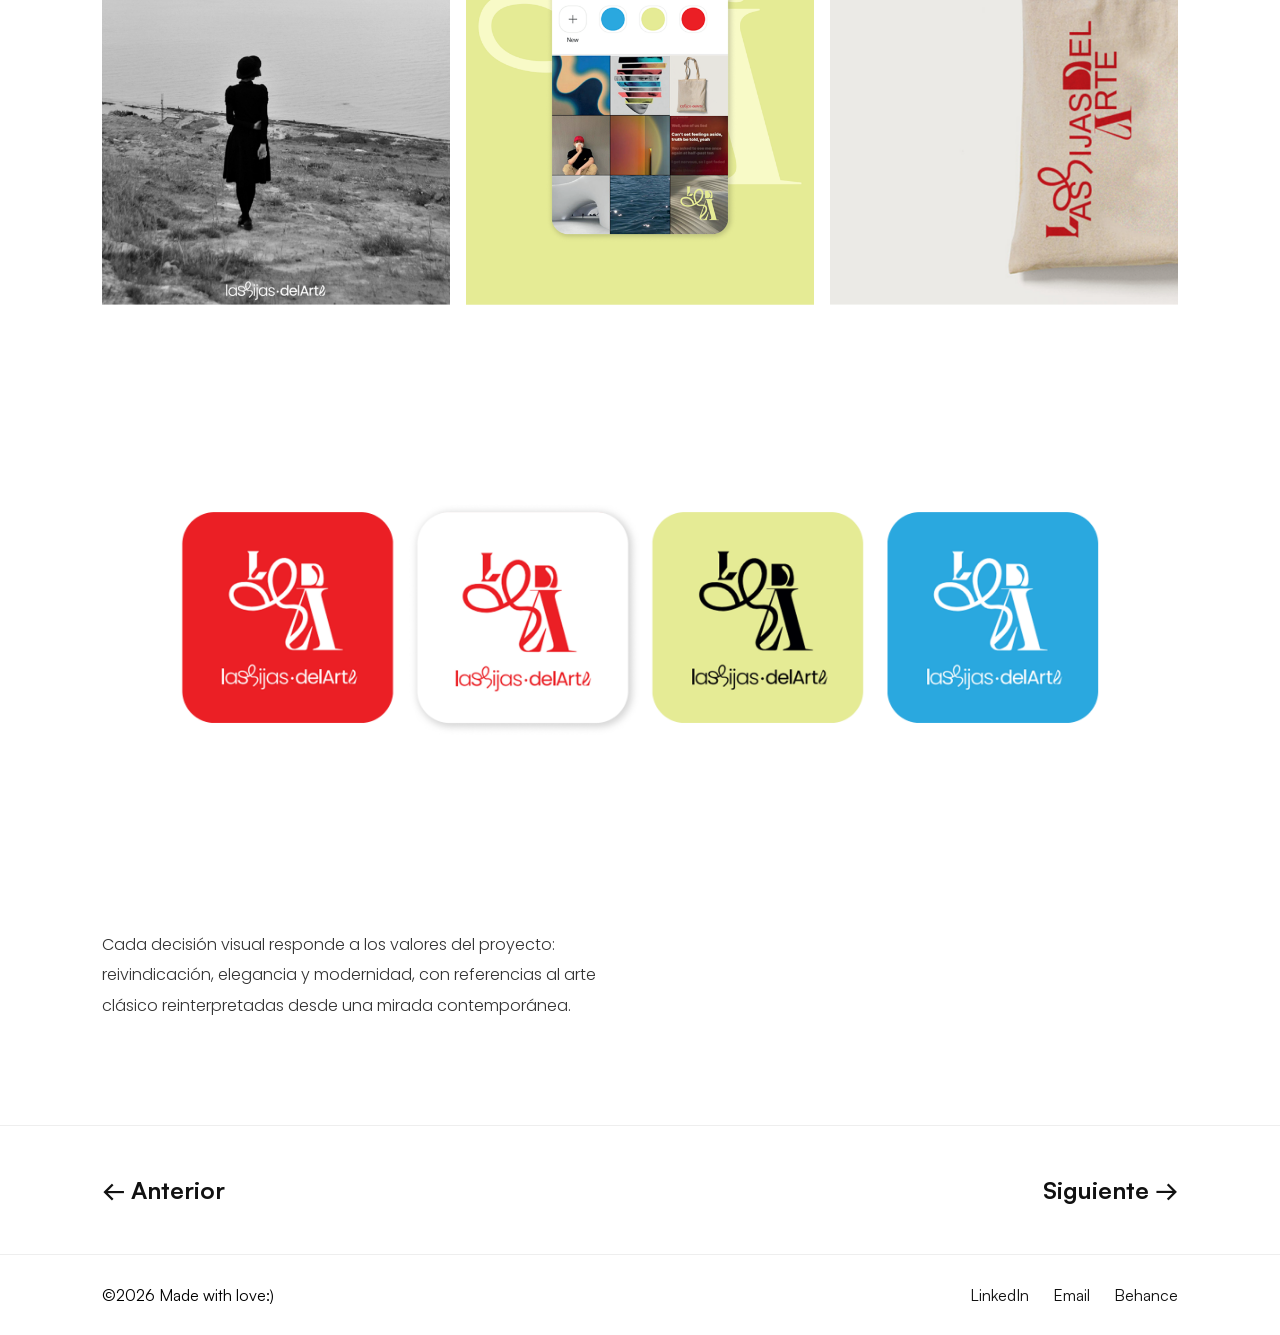
<file: single-project-LHDA.html>
<!DOCTYPE html>
<html lang="es">
<head>
  <meta charset="UTF-8">
  <meta name="viewport" content="width=device-width, initial-scale=1.0">
  <title>Victoria Chesa — Las hijas del Arte</title>
  <link rel="stylesheet" href="assets/css/main.css">
  <link rel="icon" href="assets/img/favicon.png">
</head>
<body>

  <script src="assets/js/layout.js" data-part="header"></script>

  <main class="single-project">
    <div class="container">

      <div class="intro">
        <h1 class="type-title">Las hijas del Arte</h1>
        <ul>
          <li class="type-list">Branding</li>
          <li class="type-list">Identity Design</li>
          <li class="type-list">Typography</li>
        </ul>
        <p class="type-intro" data-i18n="lhda.lead">
          Identidad visual completa para Las hijas del Arte, un proyecto cultural que reivindica el papel de la mujer en la historia del arte.
        </p>
        <div class="clearfix"></div>
      </div>

      <div class="img-full">
        <img src="assets/img/lhda/2400X1400-full1.png" alt="" class="img-cover">
      </div>

      <p class="info type-body" data-i18n="lhda.p1">
        El proyecto abarcó el diseño del logotipo, sistema tipográfico, paleta de color y aplicaciones para redes sociales, creando una identidad coherente y con carácter propio.
      </p>

      <div class="img-halved">
        <div class="item"><img src="assets/img/lhda/1200x1800-col1.png" alt="" class="img-cover"></div>
        <div class="item"><img src="assets/img/lhda/1200x1800-col2.png" alt="" class="img-cover"></div>
        <div class="item"><img src="assets/img/lhda/1200x1800-col3.png" alt="" class="img-cover"></div>
      </div>

      <div class="img-full">
        <img src="assets/img/lhda/2400X930-full2.png" alt="" class="img-cover">
      </div>

      <p class="info type-body" data-i18n="lhda.p2">
        Cada decisión visual responde a los valores del proyecto: reivindicación, elegancia y modernidad, con referencias al arte clásico reinterpretadas desde una mirada contemporánea.
      </p>

    </div>
  </main>

  <div class="project-navigation-simple">
    <a href="single-project-DOSTA.html" class="nav-btn" data-i18n="nav.prev">← Anterior</a>
    <a href="single-project-CARTELES.html" class="nav-btn" data-i18n="nav.next">Siguiente →</a>

  </div>

  <script src="assets/js/layout.js" data-part="footer"></script>

  <script src="assets/js/i18n.js"></script>
  <script src="assets/js/main.js"></script>
</body>
</html>
</file>
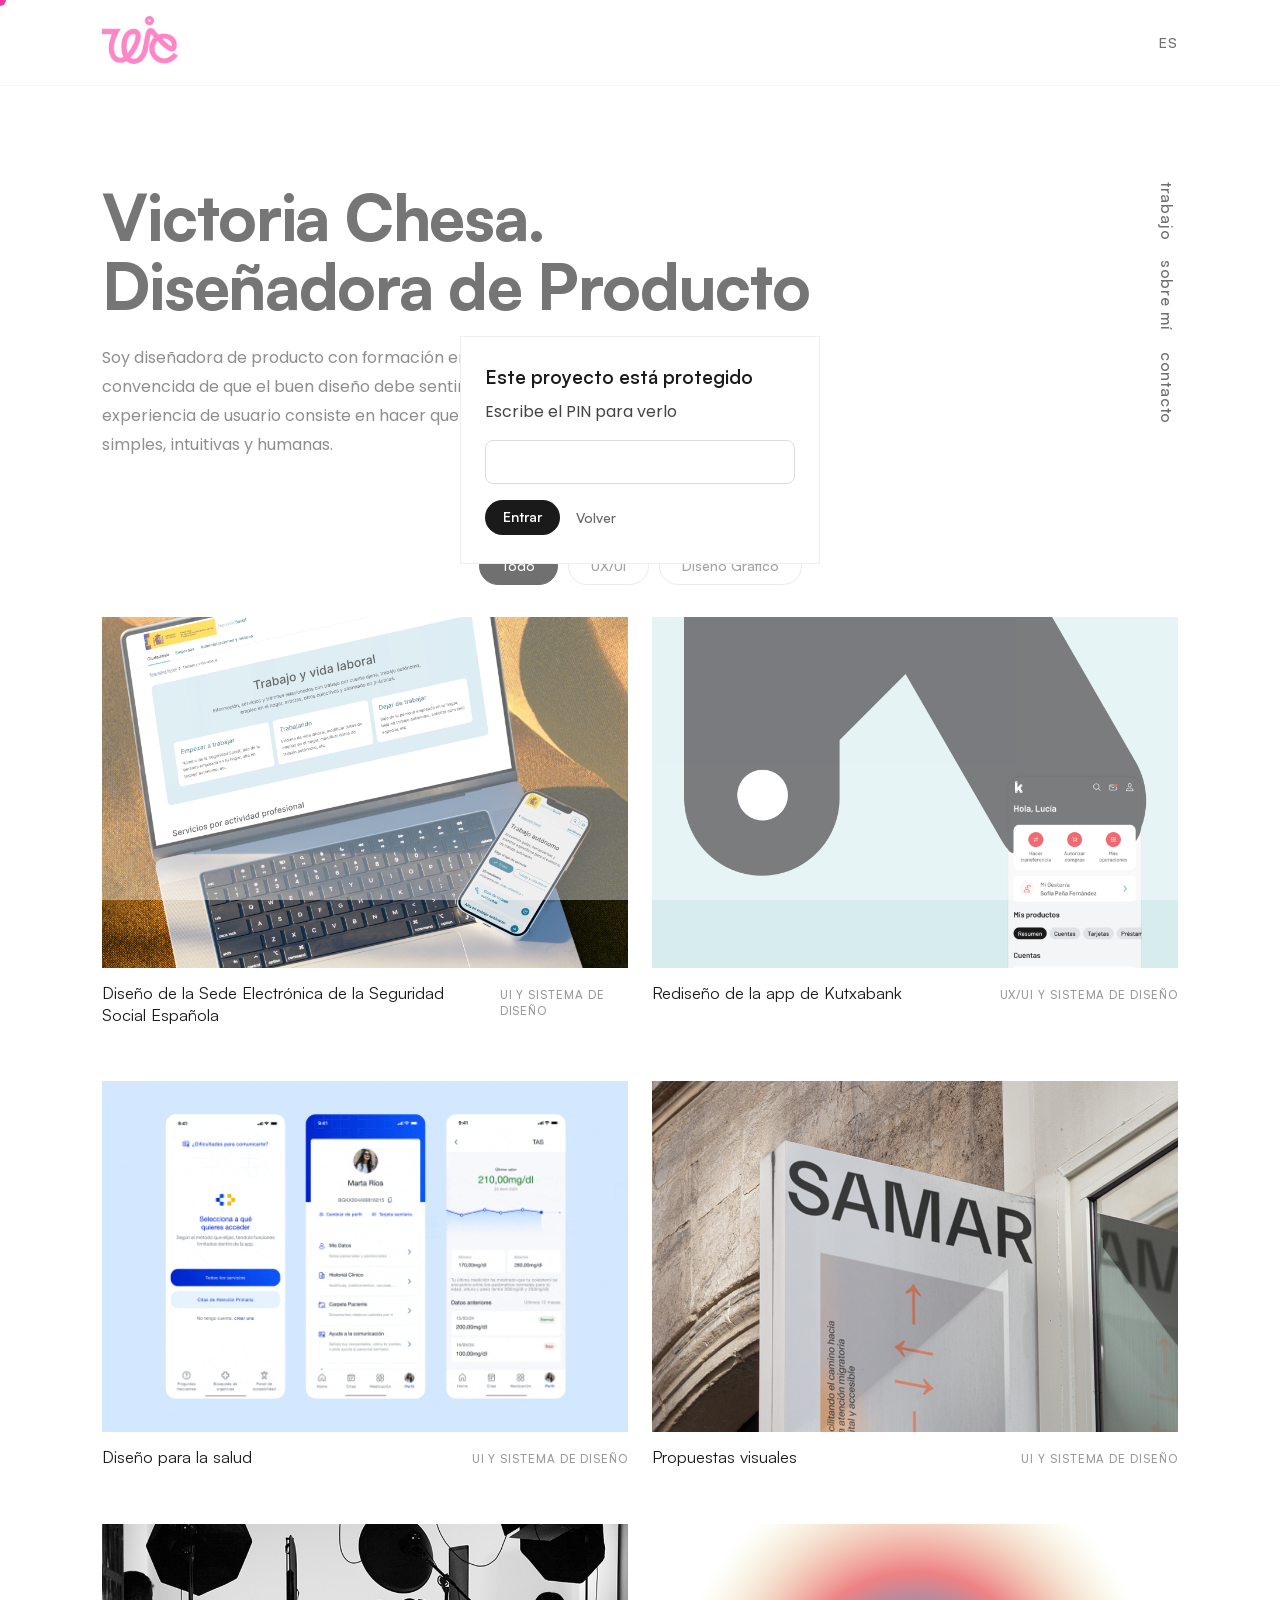
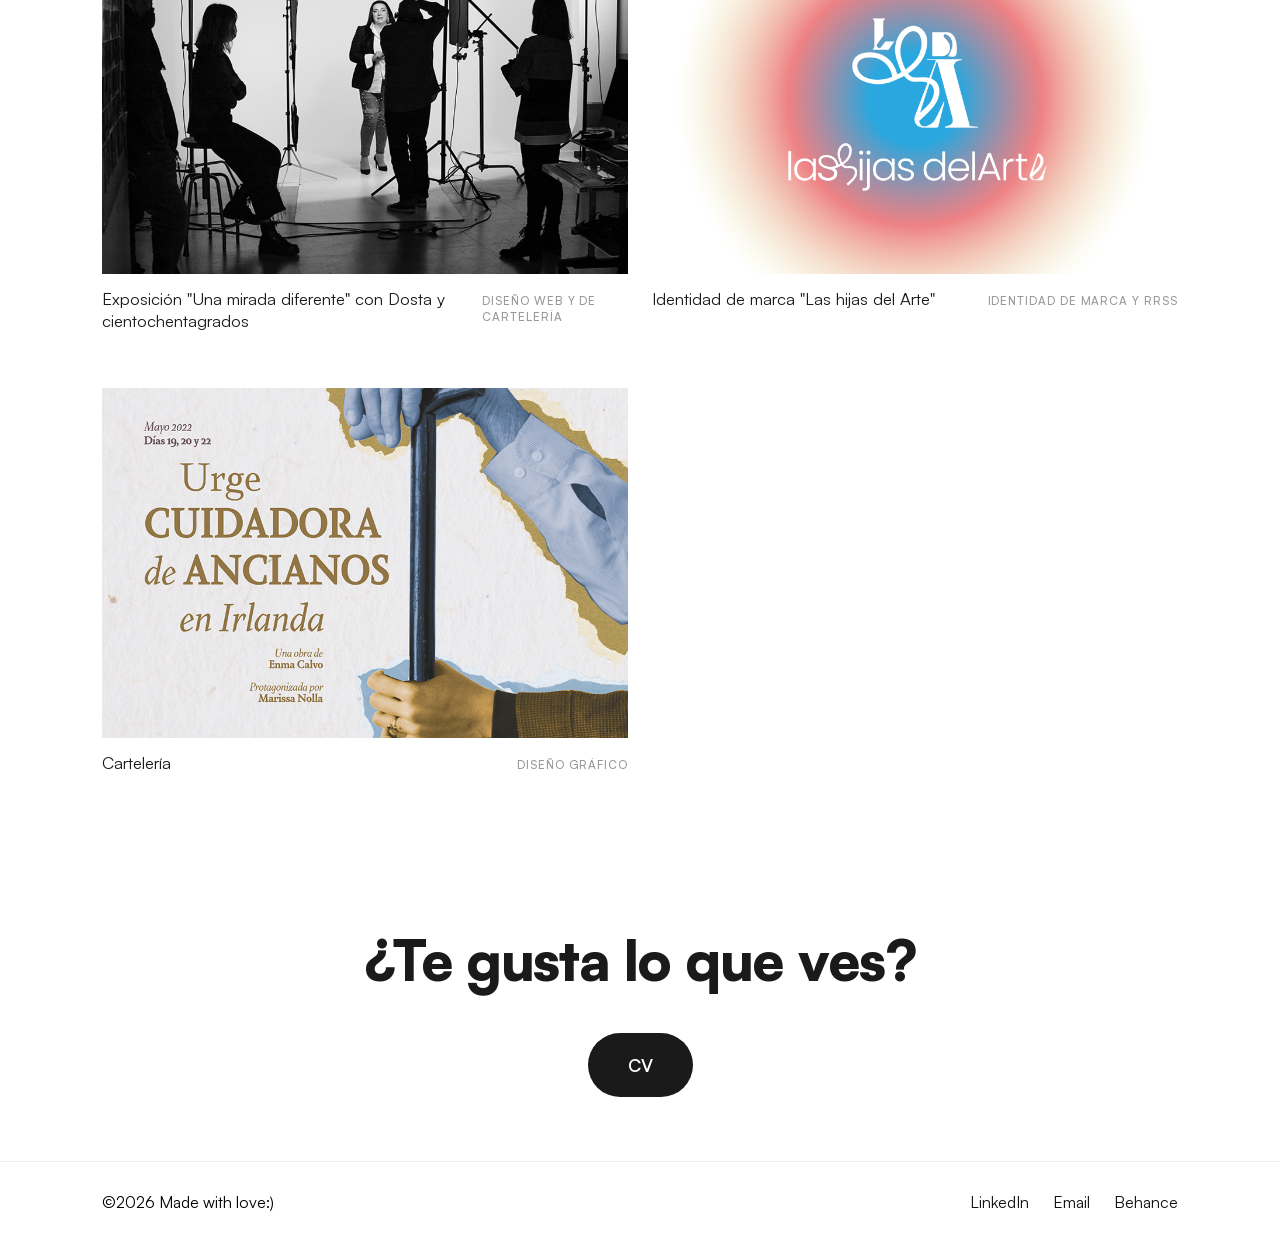
<file: single-project-MIX.html>
<!DOCTYPE html>
<html lang="es">
<head>
  <meta charset="UTF-8">
  <meta name="viewport" content="width=device-width, initial-scale=1.0">
  <title>Victoria Chesa — Propuestas visuales</title>
  <link rel="stylesheet" href="assets/css/main.css">
  <script src="assets/js/pin-redirect.js"></script>
  <link rel="icon" href="assets/img/favicon.png">
</head>
<body data-lock>

  <script src="assets/js/layout.js" data-part="header"></script>

  <main class="single-project">
    <div class="container">

      <div class="intro">
        <h1 class="type-title" data-i18n="mix.title">Propuestas visuales</h1>
        <ul>
          <li class="type-list">UI Design</li>
          <li class="type-list">UX Design</li>
          <li class="type-list">Component Design</li>
          <li class="type-list">Branding</li>
        </ul>
        <p class="type-intro" data-i18n="mix.lead">
          Una selección de propuestas visuales y proyectos de diseño desarrollados para distintos clientes y sectores.
        </p>
        <div class="clearfix"></div>
      </div>

      <div class="img-full">
        <img src="assets/img/mix/2400X1400-full1.png" alt="" class="img-cover">
      </div>

      <p class="info type-body" data-i18n="mix.p1">
        Proyectos desarrollados para distintos clientes, desde propuestas de interfaz hasta sistemas de componentes y branding. Cada proyecto con sus propios retos y contexto.
      </p>

      <div class="img-full">
        <img src="assets/img/mix/2400X1400-full2.png" alt="" class="img-cover">
      </div>

      <p class="info type-body" data-i18n="mix.p2">
        Cada propuesta parte de un análisis del contexto del cliente y una exploración visual que busca coherencia, funcionalidad y personalidad.
      </p>

      <div class="img-full">
        <img src="assets/img/mix/2400X1400-full3.png" alt="" class="img-cover">
      </div>

    </div>
  </main>

  <div class="project-navigation-simple">
    <a href="single-project-HEALTH.html" class="nav-btn" data-i18n="nav.prev">← Anterior</a>
    <a href="single-project-DOSTA.html" class="nav-btn" data-i18n="nav.next">Siguiente →</a>
  </div>

  <script src="assets/js/layout.js" data-part="footer"></script>

  <script src="assets/js/i18n.js"></script>
  <script src="assets/js/main.js"></script>
</body>
</html>
</file>
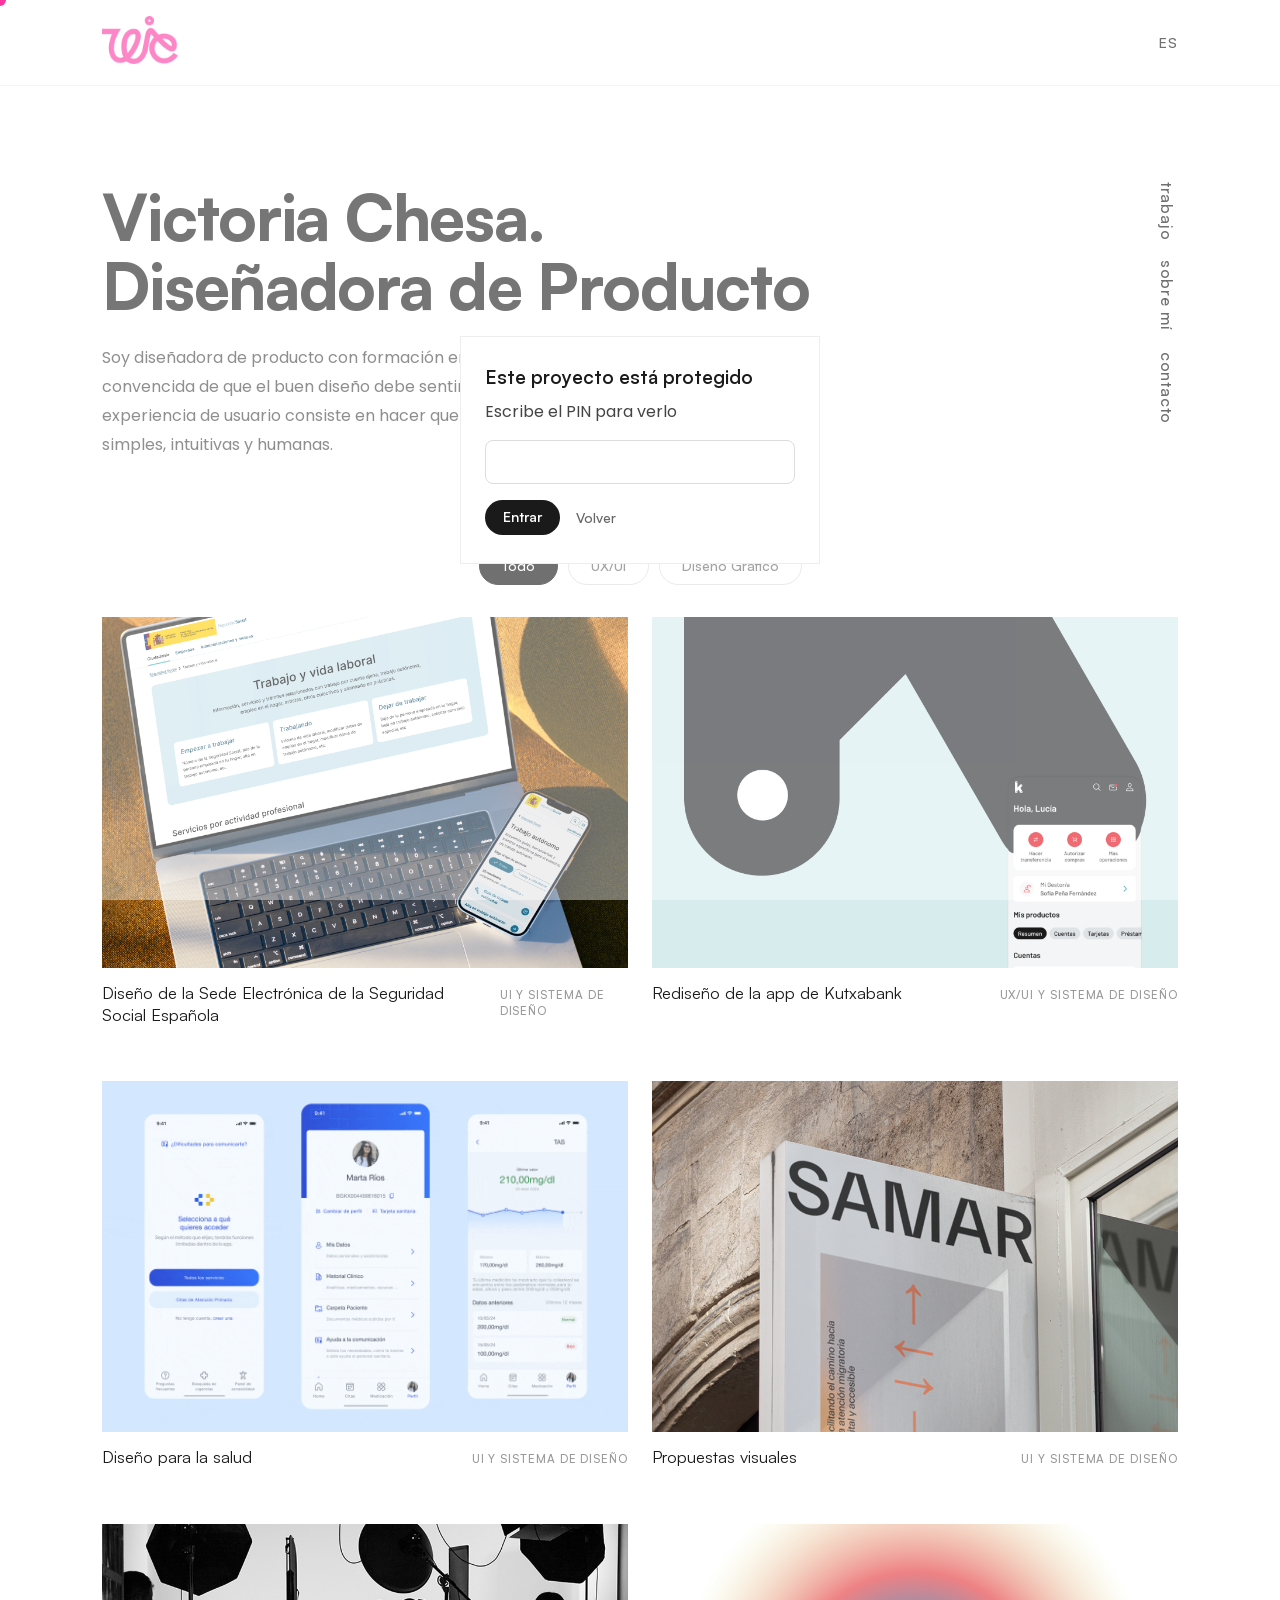
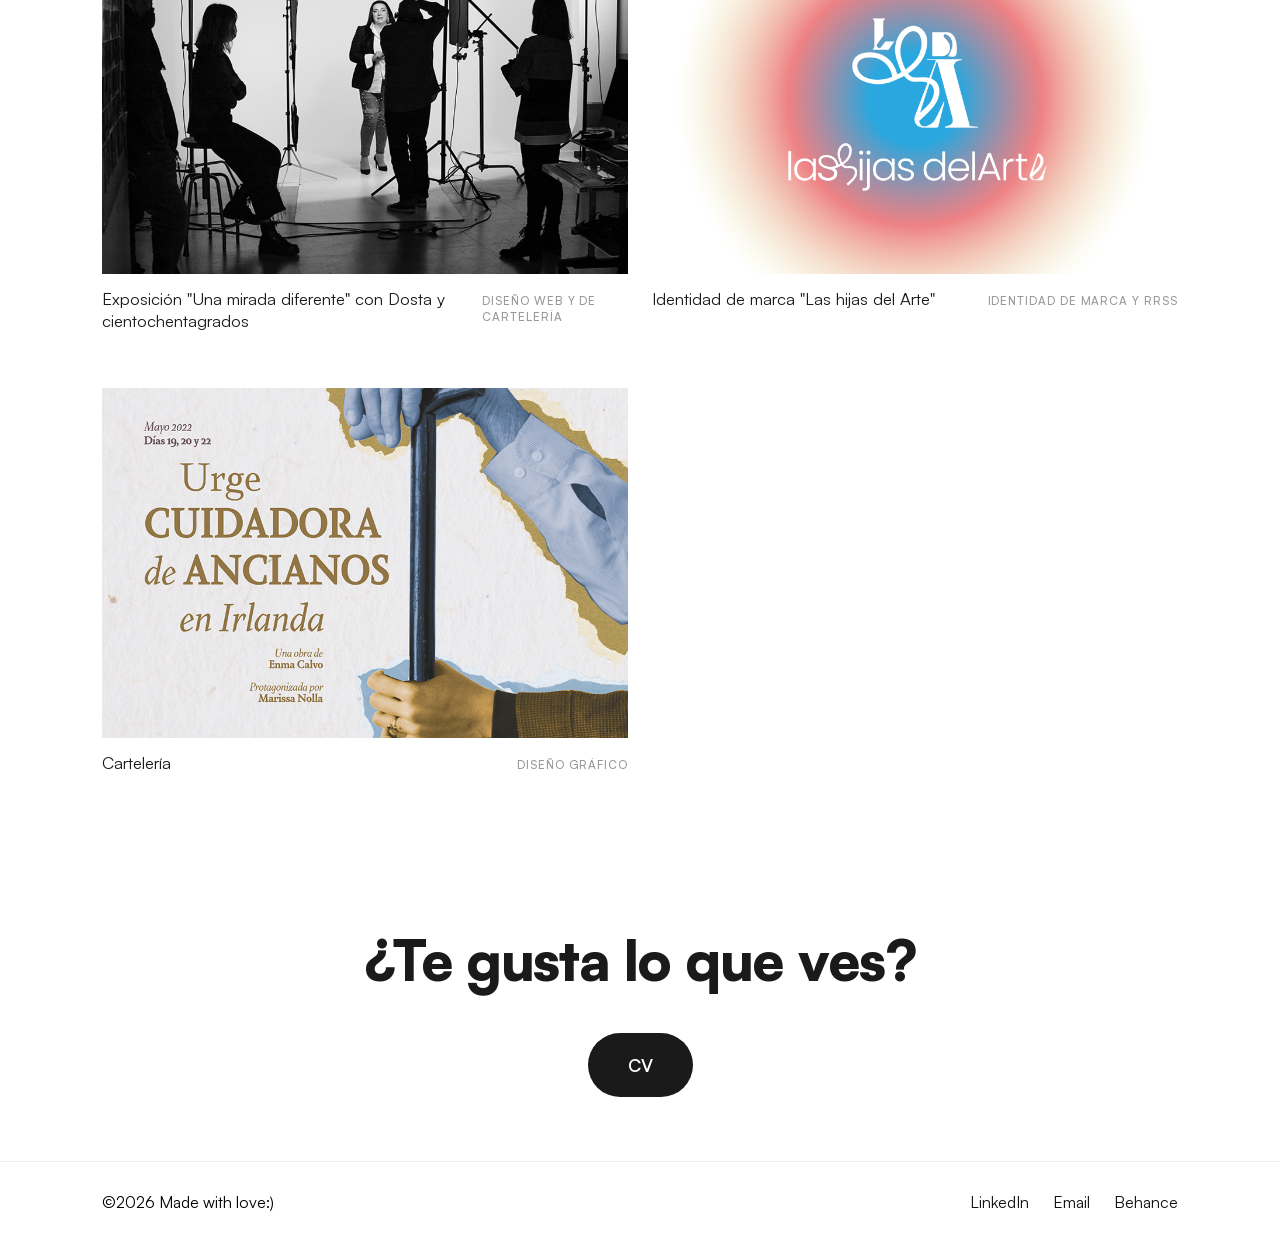
<file: single-project-SEDE.html>
<!DOCTYPE html>
<html lang="es">
<head>
  <meta charset="UTF-8">
  <meta name="viewport" content="width=device-width, initial-scale=1.0">
  <title>Victoria Chesa — Sede Electrónica</title>
  <link rel="stylesheet" href="assets/css/main.css">
  <script src="assets/js/pin-redirect.js"></script>
  <link rel="icon" href="assets/img/favicon.png">
</head>
<body data-lock>

  <script src="assets/js/layout.js" data-part="header"></script>

  <main class="single-project">
    <div class="container">

      <div class="intro">
        <h1 class="type-title" data-i18n="sede.title">Sede electrónica de la Seguridad Social</h1>
        <ul>
          <li class="type-list">UX/UI Design</li>
          <li class="type-list">Design Systems</li>
          <li class="type-list">Accessibility</li>
          <li class="type-list">Public Sector</li>
        </ul>
        <div class="intro-side">
          <p class="type-intro" data-i18n="sede.lead">
            Rediseño de uno de los portales públicos más visitados de España. El reto: aportar claridad y accesibilidad a un entorno de información de alto volumen utilizado por millones de ciudadanos cada día.
          </p>
          <a class="award" href="https://ifdesign.com/es/winner-ranking/project/spanish-social-security/712808" target="_blank" rel="noopener noreferrer">
            <img src="assets/img/SEDE/if.png" alt="iF">
            <span>Design Award 2025 iF Design: <span>Spanish Social Security</span></span>
          </a>
        </div>
        <div class="clearfix"></div>
      </div>

      <div class="img-full">
        <img src="assets/img/SEDE/2400X1400-full1.png" alt="" class="img-cover">
      </div>

      <p class="info type-body" data-i18n="sede.p1">
        Como parte del equipo de diseño para el rediseño 2025-26, contribuí a dar forma a la experiencia de usuario de una plataforma que impacta directamente en millones de personas. Mi trabajo se centró en la composición y maquetación de pantallas, estableciendo jerarquías visuales claras en un entorno con mucho contenido donde la estructura y la legibilidad son críticas para los ciudadanos que navegan por procesos administrativos complejos.
      </p>

      <div class="img-halved">
        <div class="item"><img src="assets/img/SEDE/1200x1800-col1.png" alt="" class="img-cover"></div>
        <div class="item"><img src="assets/img/SEDE/1200x1800-col2.png" alt="" class="img-cover"></div>
        <div class="item"><img src="assets/img/SEDE/1200x1800-col3.png" alt="" class="img-cover"></div>
        <div class="clearfix"></div>
      </div>

      <p class="info type-body" data-i18n="sede.p2">
        Más allá del diseño de pantallas, participé en la construcción y adaptación de componentes para garantizar la consistencia y escalabilidad del sistema de diseño. Participé en la definición de tokens de color y estilos tipográficos siguiendo criterios estrictos de accesibilidad, asegurándome de que la interfaz satisficiera las necesidades de una base de usuarios diversa y amplia. También produje documentación detallada que sirvió de puente entre diseño y desarrollo, agilizando la colaboración y reduciendo la ambigüedad en cada etapa de entrega.
      </p>

      <div class="img-full">
        <img src="assets/img/SEDE/2400X1400-full2.png" alt="" class="img-cover">
      </div>

      <p class="info type-body" data-i18n="sede.p3">
        Este proyecto fue uno de los más exigentes en los que he trabajado, tanto en escala como en responsabilidad. Contribuir a un diseño más coherente, accesible y sostenible para la plataforma digital de la Seguridad Social española significó trabajar con precisión y propósito en cada paso. El resultado es una experiencia más clara y navegable para los ciudadanos, y una base mejor documentada para los equipos técnicos que la mantienen y desarrollan.
      </p>

    </div>
  </main>

  <div class="project-navigation-simple">
    <a href="single-project-KUTXA.html" class="nav-btn" data-i18n="nav.next">Siguiente →</a>
  </div>

  <script src="assets/js/layout.js" data-part="footer"></script>

  <script src="assets/js/i18n.js"></script>
  <script src="assets/js/main.js"></script>
</body>
</html>
</file>
<file: assets/css/main.css>
/*PORTFOLIO VICTORIA CHESA*/

:root {
  --accent: #FB36A0;
  --ink: #111;
  --paper: #fff;
  --heading: #1a1a1a;
  --line: #eee;
}

/*-----------------------------------------------------
0. Fuentes locales
-----------------------------------------------------*/

@font-face {
  font-family: 'Satoshi';
  src: url('../fonts/satoshi.woff2') format('woff2');
  font-weight: 300 900;
  font-style: normal;
  font-display: swap;
}

@font-face {
  font-family: 'Poppins';
  src: url('../fonts/poppins.woff2') format('woff2');
  font-weight: 100 900;
  font-style: normal;
  font-display: swap;
}

/*-----------------------------------------------------
1. Reset y base
-----------------------------------------------------*/

* {
  box-sizing: border-box;
  margin: 0;
  padding: 0;
}

html {
  overflow-x: hidden;
  scroll-behavior: smooth;
}

body {
  font-family: 'Satoshi', sans-serif;
  background: var(--paper);
}

a {
  text-decoration: none;
  color: var(--ink);
  transition: color 0.2s ease;
}

/*-----------------------------------------------------
2. Tipografía — 6 estilos, ni uno más
-----------------------------------------------------*/

/* 1. Título hero — home únicamente */
.type-hero {
  font-size: clamp(2.8rem, 5vw, 4rem);
  font-weight: 800;
  line-height: 1.08;
  letter-spacing: -0.02em;
  color: var(--heading);
}

/* 2. Título página — about, proyectos */
.type-title {
  font-size: clamp(2.2rem, 4vw, 3.75rem);
  font-weight: 600;
  line-height: 1.1;
  letter-spacing: -0.01em;
  color: var(--heading);
}

/* 3. Párrafo intro — home + about */
.type-intro {
  font-family: 'Poppins', sans-serif;
  font-size: 1rem;
  font-weight: 400;
  line-height: 1.8;
  color: #444;
}

/* 4. Párrafo proyecto — bloques de texto en single project */
.type-body {
  font-family: 'Poppins', sans-serif;
  font-size: 1rem;
  font-weight: 300;
  line-height: 1.9;
  color: #333;
}

/* 5. Textos imagen home — NO tocar, te gustan como están */
.item-title {
  font-size: 1.05rem;
  font-weight: 400;
  line-height: 1.3;
  color: #1b1b1b;
}

.item h4 {
  font-size: 0.72rem;
  font-weight: 500;
  text-transform: uppercase;
  letter-spacing: 0.08em;
  color: #999;
}

/* 6. Listados — exp-row, cap-list */
.type-list {
  font-size: 1rem;
  font-weight: 400;
  line-height: 1.7;
  color: var(--ink);
}

/*-----------------------------------------------------
3. Utilidades
-----------------------------------------------------*/

.container {
  max-width: 1720px;
  margin-inline: auto;
  padding-inline: clamp(24px, 8vw, 140px);
}

.clearfix {
  clear: both;
}

.img-cover {
  display: block;
  object-fit: cover;
  height: 100%;
  width: 100%;
}

.btn {
  display: inline-flex;
  align-items: center;
  padding: 20px 40px;
  background: var(--heading);
  color: var(--paper);
  font-weight: 600;
  font-size: 1.1rem;
  border-radius: 50px;
  border: none;
  cursor: pointer;
  transition: background 0.3s ease, transform 0.3s ease;
}

.btn:hover {
  background: #333;
  transform: translateY(-2px);
}

/*-----------------------------------------------------
4. Scroll anchors
-----------------------------------------------------*/

#works  { scroll-margin-top: 100px; }
#contact { scroll-margin-top: 80px; }

/*-----------------------------------------------------
5. Header
-----------------------------------------------------*/

.main-header {
  padding: 16px 0;
  position: sticky;
  top: 0;
  background: var(--paper);
  z-index: 100;
  border-bottom: 1px solid var(--line);
}

.main-header .container {
  display: flex;
  justify-content: space-between;
  align-items: center;
}

.logo {
  height: 48px;
  width: auto;
}

.lang-toggle {
  background: none;
  border: none;
  padding: 0;
  font-family: 'Satoshi', sans-serif;
  font-size: 0.9rem;
  font-weight: 500;
  letter-spacing: 0.04em;
  line-height: 1;
  color: var(--ink);
}

.lang-toggle:hover {
  color: var(--accent);
}

main {
  padding-top: 32px;
}

/*-----------------------------------------------------
6. Hero
-----------------------------------------------------*/

.hero {
  padding: 64px 0 48px;
  position: relative;
}

.hero-description {
  max-width: 540px;
  margin-top: 24px;
}

.hero .social-links {
  list-style: none;
  position: absolute;
  right: 0;
  top: 50%;
  transform: translateY(-50%);
}

.hero .social-links li {
  font-size: 1rem;
  font-weight: 500;
  letter-spacing: 0.05em;
  margin-bottom: 20px;
  writing-mode: vertical-rl;
  text-transform: lowercase;
}

.hero .social-links a:hover { color: var(--accent); }

/*-----------------------------------------------------
7. Filtros portfolio
-----------------------------------------------------*/

.portfolio-filters {
  display: flex;
  justify-content: center;
  gap: 10px;
  margin: 40px 0 32px;
}

.filter-btn {
  padding: 9px 22px;
  border-radius: 999px;
  border: 1px solid #ddd;
  background: transparent;
  font-family: 'Satoshi', sans-serif;
  font-size: 0.875rem;
  font-weight: 500;
  color: #666;
  cursor: pointer;
  transition: all 0.2s ease;
}

.filter-btn.active,
.filter-btn:hover {
  background: var(--ink);
  color: var(--paper);
  border-color: var(--ink);
}

/*-----------------------------------------------------
8. Portfolio grid
-----------------------------------------------------*/

.portfolio-grid {
  display: grid;
  grid-template-columns: repeat(2, 1fr);
  gap: 24px;
  row-gap: 56px;
  padding: 0 0 80px;
}

.portfolio-grid a {
  display: block;
  color: inherit;
}

.item {
  display: flex;
  flex-direction: column;
}

.item-img {
  position: relative;
  width: 100%;
  aspect-ratio: 3 / 2;
  overflow: hidden;
  border-radius: 0;
  margin-bottom: 14px;
  background: #f0f0f0;
}

.item-img img {
  width: 100%;
  height: 100%;
  object-fit: cover;
  transition: transform 0.5s ease;
}

.item-img::after {
  content: '';
  position: absolute;
  inset: 0;
  background: rgba(0,0,0,0.28);
  opacity: 0;
  transition: opacity 0.35s ease;
  border-radius: 0;
}

.item-img::before {
  content: 'Ver proyecto →';
  position: absolute;
  top: 50%;
  left: 50%;
  transform: translate(-50%, -50%) scale(0.9);
  z-index: 2;
  background: var(--paper);
  color: var(--ink);
  font-size: 0.8rem;
  font-weight: 600;
  letter-spacing: 0.06em;
  text-transform: uppercase;
  padding: 10px 20px;
  border-radius: 999px;
  opacity: 0;
  transition: opacity 0.35s ease, transform 0.35s ease;
  white-space: nowrap;
}

.portfolio-grid a:hover .item-img img    { transform: scale(1.04); }
.portfolio-grid a:hover .item-img::after { opacity: 1; }
.portfolio-grid a:hover .item-img::before {
  opacity: 1;
  transform: translate(-50%, -50%) scale(1);
}

.item-meta {
  display: flex;
  justify-content: space-between;
  align-items: baseline;
  gap: 16px;
}

/*-----------------------------------------------------
9. CTA
-----------------------------------------------------*/

.cta {
  text-align: center;
  padding: 72px 0 64px;
}

.cta h1 {
  font-size: 3.5rem;
  font-weight: 900;
  line-height: 1.2;
  margin-bottom: 40px;
  color: var(--heading);
}

/*-----------------------------------------------------
10. Footer
-----------------------------------------------------*/

.footer-default {
  height: 80px;
  line-height: 80px;
  border-top: 1px solid var(--line);
}

.footer-default .container {
  display: flex;
  justify-content: space-between;
  align-items: center;
}

.footer-default .follow-us-links {
  list-style: none;
  display: flex;
  gap: 24px;
}

.footer-default .follow-us-links a:hover { color: var(--accent); }

/*-----------------------------------------------------
11. Single project
-----------------------------------------------------*/

.single-project .intro {
  display: grid;
  grid-template-columns: 1fr 1fr;
  column-gap: 80px;
  row-gap: 40px;
  align-items: start;
  margin: 72px 0 104px;
}

.single-project .intro h1 {
  grid-column: 1;
  grid-row: 1;
}

.single-project .intro ul {
  grid-column: 1;
  grid-row: 2;
  display: flex;
  flex-wrap: wrap;
  gap: 10px;
  list-style: none;
  margin: 0;
  width: auto;
}

.single-project .intro ul li {
  margin: 0;
  padding: 9px 22px;
  border-radius: 999px;
  border: 1px solid #ddd;
  background: transparent;
  font-size: 0.875rem;
  font-weight: 500;
  line-height: 1.2;
  color: #666;
}

.single-project .intro-side {
  grid-column: 2;
  grid-row: 1 / span 2;
  display: flex;
  flex-direction: column;
  align-items: flex-start;
  gap: 28px;
}

.single-project .intro p {
  margin: 0;
  width: auto;
}

.single-project .intro .clearfix {
  display: none;
}

.award {
  display: inline-flex;
  align-items: center;
  flex-wrap: wrap;
  gap: 12px;
  color: #444;
  text-decoration: none;
  max-width: 100%;
}

.single-project .award img {
  width: 36px;
  height: 36px;
  object-fit: contain;
  flex-shrink: 0;
}

.award span {
  font-family: 'Poppins', sans-serif;
  font-size: 1rem;
  font-weight: 400;
  line-height: 1.8;
  color: #444;
}

.award span span {
  text-decoration: underline;
  text-underline-offset: 4px;
}

.award:hover span span {
  color: var(--accent);
}

.single-project .info {
  margin: 104px 0;
  width: calc((100% - 80px) / 2);
}

.single-project img {
  display: block;
  width: 100%;
  height: 100%;
  object-fit: cover;
}

.img-halved {
  display: grid;
  grid-template-columns: 1fr 1fr 1fr;
  gap: 16px;
  margin: 104px 0;
}

.img-halved .clearfix {
  display: none;
}

.img-halved .item {
  aspect-ratio: 2/3;
  overflow: hidden;
}

/*-----------------------------------------------------
12. Navegación entre proyectos
-----------------------------------------------------*/

.project-navigation-simple {
  display: flex;
  justify-content: space-between;
  align-items: center;
  margin: 100px auto 0;
  padding: 48px clamp(24px, 8vw, 140px);
  border-top: 1px solid var(--line);
  max-width: 1720px;
}

.project-navigation-simple .nav-btn[data-i18n="nav.next"] {
  margin-left: auto;
}

.nav-btn {
  font-size: 1.5rem;
  font-weight: 700;
  color: var(--ink);
}

.nav-btn:hover { color: var(--accent); }

/*-----------------------------------------------------
13. About
-----------------------------------------------------*/

.about-wrapper {
  padding: 72px 0 120px;
}

.about-intro {
  display: flex;
  flex-direction: column;
  align-items: flex-start;
  gap: 28px;
  margin-bottom: 104px;
}

.about-intro p {
  max-width: 640px;
}

.about-bio {
  font-family: 'Poppins', sans-serif;
  font-size: 1rem;
  line-height: 1.8;
  color: #444;
}

.about-lists {
  display: flex;
  flex-direction: column;
  gap: 40px;
  margin-bottom: 104px;
  max-width: 640px;
}

.about-lists > div {
  display: flex;
  flex-direction: column;
  align-items: flex-start;
  gap: 24px;
  width: 100%;
}

.exp-list,
.cap-list {
  width: 100%;
}

.exp-block-label {
  display: inline-block;
  padding: 9px 22px;
  border-radius: 999px;
  border: 1px solid #ddd;
  background: transparent;
  font-size: 0.875rem;
  font-weight: 500;
  line-height: 1.2;
  color: #666;
}

.exp-list {
  display: flex;
  flex-direction: column;
  gap: 16px;
}

.exp-row,
.cap-list span {
  font-family: 'Poppins', sans-serif;
  font-size: 1rem;
  font-weight: 400;
  line-height: 1.8;
  color: #444;
}

.exp-row {
  display: flex;
  flex-direction: row;
  justify-content: space-between;
  align-items: baseline;
  gap: 24px;
  width: 100%;
}

.exp-role {
  font-family: 'Poppins', sans-serif;
  font-size: 1rem;
  font-weight: 400;
  line-height: 1.8;
  color: #444;
  flex-shrink: 0;
}

.cap-list {
  display: flex;
  flex-direction: column;
  gap: 4px;
}

.about-chapters {
  display: grid;
  grid-template-columns: 1fr 2fr 1fr;
  gap: 16px;
  align-items: start;
}

.chapter-label {
  min-height: 1.4em;
  margin: 0 0 12px;
  font-size: 0.875rem;
  font-weight: 500;
  letter-spacing: 0.04em;
  line-height: 1.4;
  color: #666;
  white-space: nowrap;
}

.chapter-label > span:first-child {
  color: #999;
}

.chapter-photos {
  display: grid;
  grid-template-columns: 1.35fr 1fr;
  gap: 16px;
}

.chapter img {
  display: block;
  width: 100%;
  aspect-ratio: 3 / 4;
  object-fit: cover;
}

.cell--social {
  display: flex;
  align-items: center;
  gap: 32px;
  margin-top: 28px;
  padding-top: 28px;
  border-top: 1px solid #efefef;
}

.cell--social > span {
  font-size: 0.72rem;
  font-weight: 500;
  color: #999;
  text-transform: uppercase;
  letter-spacing: 0.1em;
}

.social-item {
  font-size: 0.9rem;
  font-weight: 500;
  color: var(--ink);
  transition: color 0.2s;
}

.social-item:hover { color: var(--accent); }

/*-----------------------------------------------------
14. Cortina de PIN
   Quitar data-lock del body de la ficha para dejarla abierta.
-----------------------------------------------------*/

body[data-lock],
body.pin-open {
  overflow: hidden;
}

body[data-lock] .single-project,
body[data-lock] .project-navigation-simple {
  visibility: hidden;
}

.pin-gate {
  position: fixed;
  inset: 0;
  z-index: 200;
  display: flex;
  align-items: center;
  justify-content: center;
  padding: 24px;
  background: rgba(255, 255, 255, 0.4);
}

.pin-card {
  width: min(360px, 100%);
  display: flex;
  flex-direction: column;
  align-items: flex-start;
  gap: 10px;
  padding: 28px 24px;
  background: var(--paper);
  border: 1px solid var(--line);
}

.pin-title {
  font-size: 1.2rem;
  font-weight: 600;
  line-height: 1.25;
  color: var(--heading);
}

.pin-text {
  font-family: 'Poppins', sans-serif;
  font-size: 1rem;
  font-weight: 400;
  line-height: 1.6;
  color: #444;
}

.pin-input {
  width: 100%;
  margin-top: 6px;
  padding: 10px 12px;
  border: 1px solid #ddd;
  border-radius: 8px;
  background: var(--paper);
  font-family: 'Satoshi', sans-serif;
  font-size: 1rem;
  color: var(--ink);
  outline: none;
}

.pin-card.is-error .pin-input {
  border-color: var(--accent);
}

.pin-error {
  font-family: 'Poppins', sans-serif;
  font-size: 0.875rem;
  line-height: 1.4;
  color: var(--accent);
}

.pin-error[hidden] {
  display: none;
}

.pin-actions {
  display: flex;
  align-items: center;
  gap: 16px;
  margin-top: 6px;
}

.pin-submit {
  padding: 9px 18px;
  border: none;
  border-radius: 999px;
  background: var(--heading);
  color: var(--paper);
  font-family: 'Satoshi', sans-serif;
  font-size: 0.875rem;
  font-weight: 600;
  line-height: 1.2;
  cursor: pointer;
}

.pin-submit:hover {
  background: #333;
}

.pin-back {
  padding: 0;
  border: none;
  background: none;
  font-family: 'Satoshi', sans-serif;
  font-size: 0.875rem;
  font-weight: 500;
  color: #666;
}

.pin-back:hover {
  color: var(--accent);
}

/*-----------------------------------------------------
15. Cursor personalizado
-----------------------------------------------------*/

@media (hover: hover) and (pointer: fine) {
  * { cursor: none; }

  .cursor {
    width: 12px;
    height: 12px;
    background: var(--accent);
    border-radius: 50%;
    position: fixed;
    top: 0;
    left: 0;
    pointer-events: none;
    z-index: 9999;
    transform: translate(-50%, -50%);
    transition: transform 0.15s ease, width 0.2s ease, height 0.2s ease;
  }

  .cursor.hover {
    width: 28px;
    height: 28px;
    opacity: 0.5;
  }
}

/*-----------------------------------------------------
16. Responsive
-----------------------------------------------------*/

@media (max-width: 768px) {

  main { padding-top: 16px; }
  .hero { padding: 48px 0 40px; }
  .hero .social-links {
    position: static;
    display: flex;
    flex-direction: row;
    justify-content: center;
    gap: 16px;
    margin-top: 32px;
  }
  .hero .social-links li {
    writing-mode: horizontal-tb;
    margin-bottom: 0;
  }

  .portfolio-filters { margin: 20px 0; }
  .filter-btn { padding: 8px 16px; font-size: 0.8rem; }

  .portfolio-grid {
    grid-template-columns: 1fr;
    gap: 24px;
    padding: 0 0 60px;
  }

  .cta { padding: 60px 20px 48px; }
  .cta h1 { font-size: 2rem; }

  .footer-default .container {
    flex-direction: column;
    gap: 24px;
    text-align: center;
    line-height: 1.6;
    height: auto;
    padding-block: 24px;
  }

  .single-project .intro { grid-template-columns: 1fr; margin: 48px 0 64px; }
  .single-project .intro-side { grid-column: 1; grid-row: auto; gap: 20px; }
  .single-project .intro h1 { font-size: 2rem; }
  .single-project .intro p { grid-column: 1; grid-row: auto; }
  .single-project .info { width: 100%; margin: 64px 0; }
  .img-halved { grid-template-columns: 1fr; margin: 64px 0; }
  .project-navigation-simple { padding-block: 32px; }
  .nav-btn { font-size: 1.2rem; }

  .about-wrapper { padding: 48px 0 80px; }
  .about-intro { margin-bottom: 64px; }
  .about-lists { margin-bottom: 64px; }
  .about-chapters { grid-template-columns: 1fr; gap: 32px; }
  .exp-row { flex-direction: column; align-items: flex-start; gap: 0; }
}
</file>
